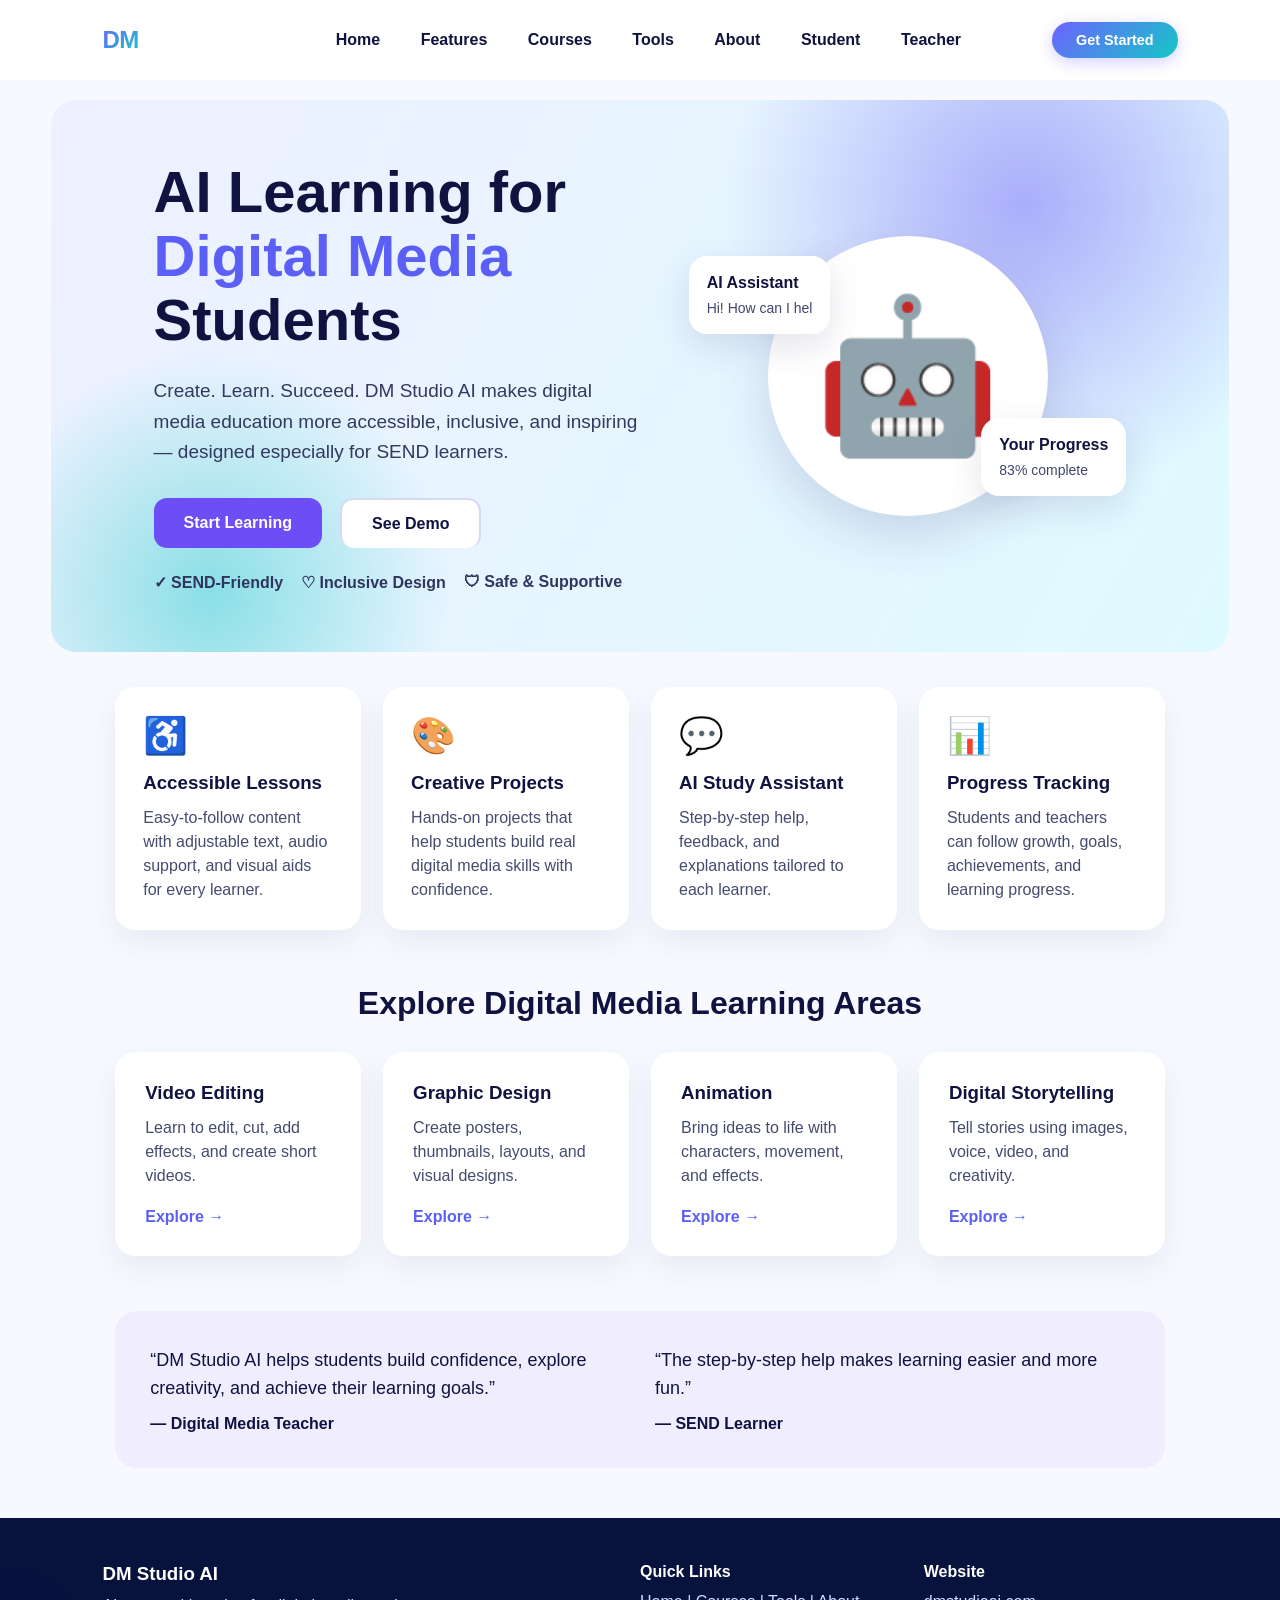
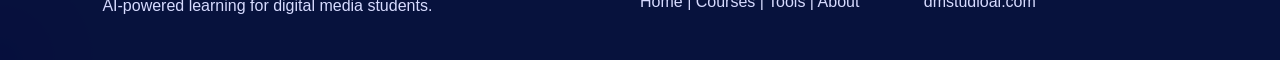
<file: index.html>
<!DOCTYPE html>
<html lang="en">
<head>
    <meta charset="UTF-8">
    <meta name="viewport" content="width=device-width, initial-scale=1.0">
    <title>DM Studio AI</title>

    <!-- Link to CSS -->
    <link rel="stylesheet" href="style.css?v=2">
</head>
<body>

    <!-- Header / Navigation -->
    <header>
        <div class="logo">
            <span>DM</span> Studio AI
        </div>

       <nav>
            <a href="index.html">Home</a>
            <a href="#features">Features</a>
            <a href="courses.html">Courses</a>
            <a href="tools.html">Tools</a>
            <a href="about.html">About</a>
            <a href="student-dashboard.html">Student</a>
            <a href="teacher-dashboard.html">Teacher</a>
        </nav>

        <button class="top-btn">Get Started</button>
    </header>

    <!-- Main Hero Section -->
    <section class="hero">
        <div class="hero-text">
            <h1>AI Learning for <br><span>Digital Media</span> Students</h1>

            <p>
                Create. Learn. Succeed. DM Studio AI makes digital media education
                more accessible, inclusive, and inspiring — designed especially for SEND learners.
            </p>

            <div class="hero-buttons">
                <button class="primary-btn">Start Learning</button>
                <button class="secondary-btn">See Demo</button>
            </div>

            <div class="small-tags">
                <span>✓ SEND-Friendly</span>
                <span>♡ Inclusive Design</span>
                <span>🛡 Safe & Supportive</span>
            </div>
        </div>

        <div class="hero-image">
            <div class="robot">
                🤖
            </div>

            <div class="floating-card card-one">
                <strong>AI Assistant</strong>
                <p>Hi! How can I help you learn today?</p>
            </div>

            <div class="floating-card card-two">
                <strong>Your Progress</strong>
                <p>83% complete</p>
            </div>
        </div>
    </section>

    <!-- Feature Cards -->
    <section class="features" id="features">
        <div class="feature-card">
            <div class="icon">♿</div>
            <h3>Accessible Lessons</h3>
            <p>Easy-to-follow content with adjustable text, audio support, and visual aids for every learner.</p>
        </div>

        <div class="feature-card">
            <div class="icon">🎨</div>
            <h3>Creative Projects</h3>
            <p>Hands-on projects that help students build real digital media skills with confidence.</p>
        </div>

        <div class="feature-card">
            <div class="icon">💬</div>
            <h3>AI Study Assistant</h3>
            <p>Step-by-step help, feedback, and explanations tailored to each learner.</p>
        </div>

        <div class="feature-card">
            <div class="icon">📊</div>
            <h3>Progress Tracking</h3>
            <p>Students and teachers can follow growth, goals, achievements, and learning progress.</p>
        </div>
    </section>

    <!-- Learning Areas -->
    <section class="learning">
        <h2>Explore Digital Media Learning Areas</h2>

        <div class="learning-grid">
            <div class="learning-card">
                <h3>Video Editing</h3>
                <p>Learn to edit, cut, add effects, and create short videos.</p>
                <a href="#">Explore →</a>
            </div>

            <div class="learning-card">
                <h3>Graphic Design</h3>
                <p>Create posters, thumbnails, layouts, and visual designs.</p>
                <a href="#">Explore →</a>
            </div>

            <div class="learning-card">
                <h3>Animation</h3>
                <p>Bring ideas to life with characters, movement, and effects.</p>
                <a href="#">Explore →</a>
            </div>

            <div class="learning-card">
                <h3>Digital Storytelling</h3>
                <p>Tell stories using images, voice, video, and creativity.</p>
                <a href="#">Explore →</a>
            </div>
        </div>
    </section>

    <!-- Testimonials -->
    <section class="testimonial">
        <div>
            <p>
                “DM Studio AI helps students build confidence, explore creativity,
                and achieve their learning goals.”
            </p>
            <strong>— Digital Media Teacher</strong>
        </div>

        <div>
            <p>
                “The step-by-step help makes learning easier and more fun.”
            </p>
            <strong>— SEND Learner</strong>
        </div>
    </section>

    <!-- Footer -->
    <footer>
        <div>
            <h3>DM Studio AI</h3>
            <p>AI-powered learning for digital media students.</p>
        </div>

        <div>
            <h4>Quick Links</h4>
            <p>Home | Courses | Tools | About</p>
        </div>

        <div>
            <h4>Website</h4>
            <p>dmstudioai.com</p>
        </div>
    </footer>

    <!-- Link to JavaScript -->
    <script src="script.js"></script>
</body>
</html>
</file>
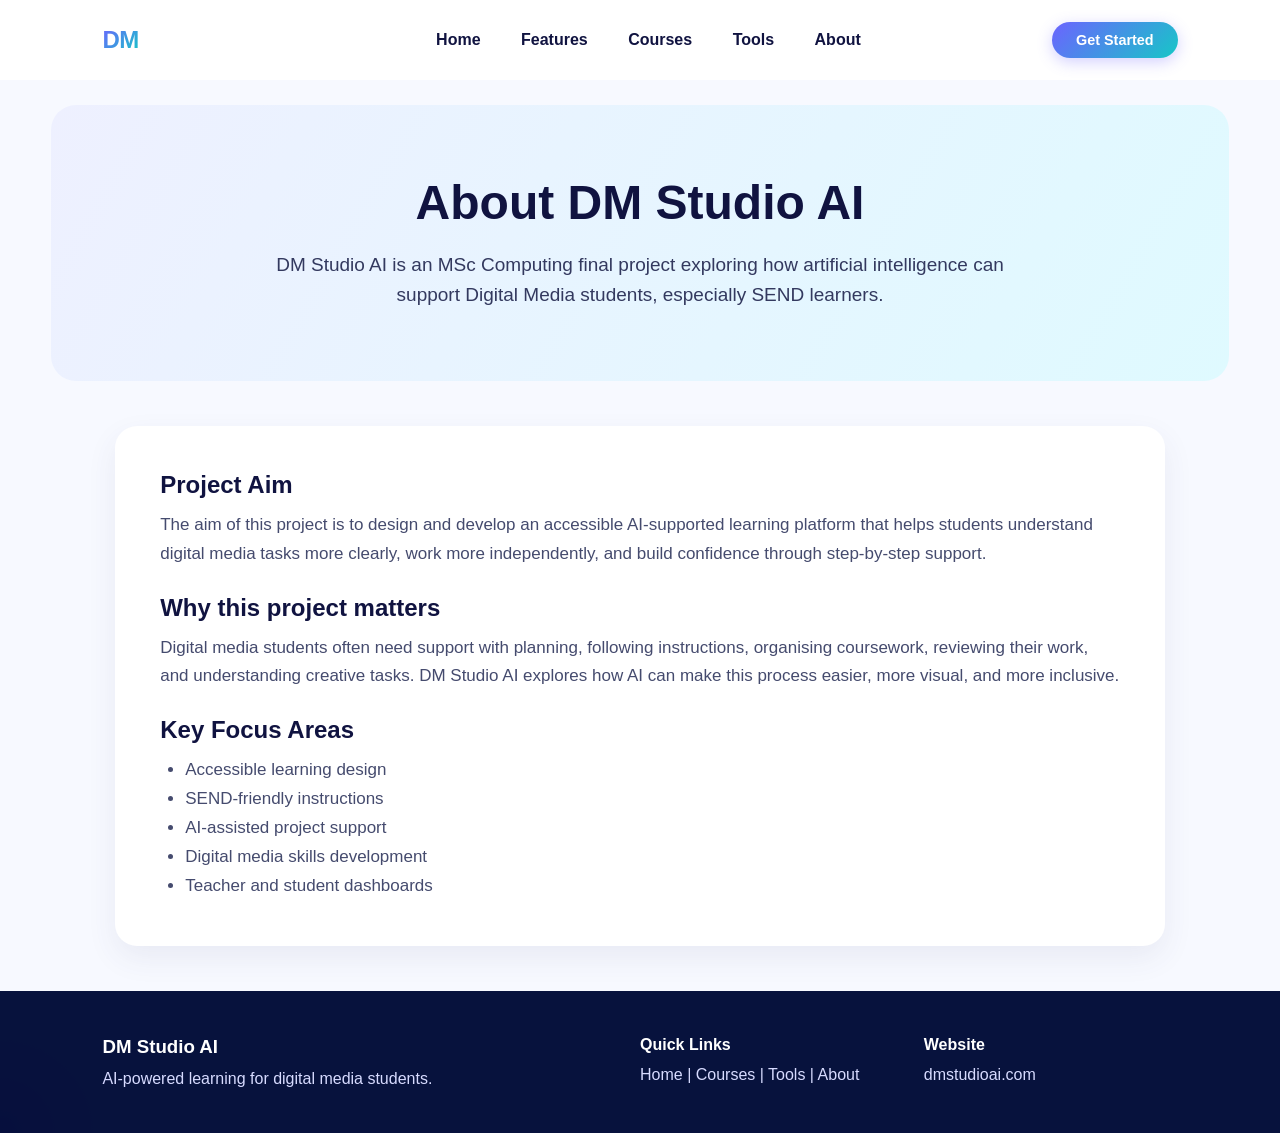
<file: about.html>
<!DOCTYPE html>
<html lang="en">
<head>
    <meta charset="UTF-8">
    <meta name="viewport" content="width=device-width, initial-scale=1.0">
    <title>About | DM Studio AI</title>
    <link rel="stylesheet" href="style.css">
</head>
<body>

<header>
    <div class="logo"><span>DM</span> Studio AI</div>

    <nav>
        <a href="index.html">Home</a>
        <a href="index.html#features">Features</a>
        <a href="courses.html">Courses</a>
        <a href="tools.html">Tools</a>
        <a href="about.html">About</a>
    </nav>

    <button class="top-btn">Get Started</button>
</header>

<section class="page-hero">
    <h1>About DM Studio AI</h1>
    <p>
        DM Studio AI is an MSc Computing final project exploring how artificial intelligence
        can support Digital Media students, especially SEND learners.
    </p>
</section>

<section class="about-section">
    <div class="about-text">
        <h2>Project Aim</h2>
        <p>
            The aim of this project is to design and develop an accessible AI-supported learning
            platform that helps students understand digital media tasks more clearly, work more
            independently, and build confidence through step-by-step support.
        </p>

        <h2>Why this project matters</h2>
        <p>
            Digital media students often need support with planning, following instructions,
            organising coursework, reviewing their work, and understanding creative tasks.
            DM Studio AI explores how AI can make this process easier, more visual, and more inclusive.
        </p>

        <h2>Key Focus Areas</h2>
        <ul>
            <li>Accessible learning design</li>
            <li>SEND-friendly instructions</li>
            <li>AI-assisted project support</li>
            <li>Digital media skills development</li>
            <li>Teacher and student dashboards</li>
        </ul>
    </div>
</section>

<footer>
    <div>
        <h3>DM Studio AI</h3>
        <p>AI-powered learning for digital media students.</p>
    </div>

    <div>
        <h4>Quick Links</h4>
        <p>Home | Courses | Tools | About</p>
    </div>

    <div>
        <h4>Website</h4>
        <p>dmstudioai.com</p>
    </div>
</footer>

<script src="script.js"></script>
</body>
</html>
</file>
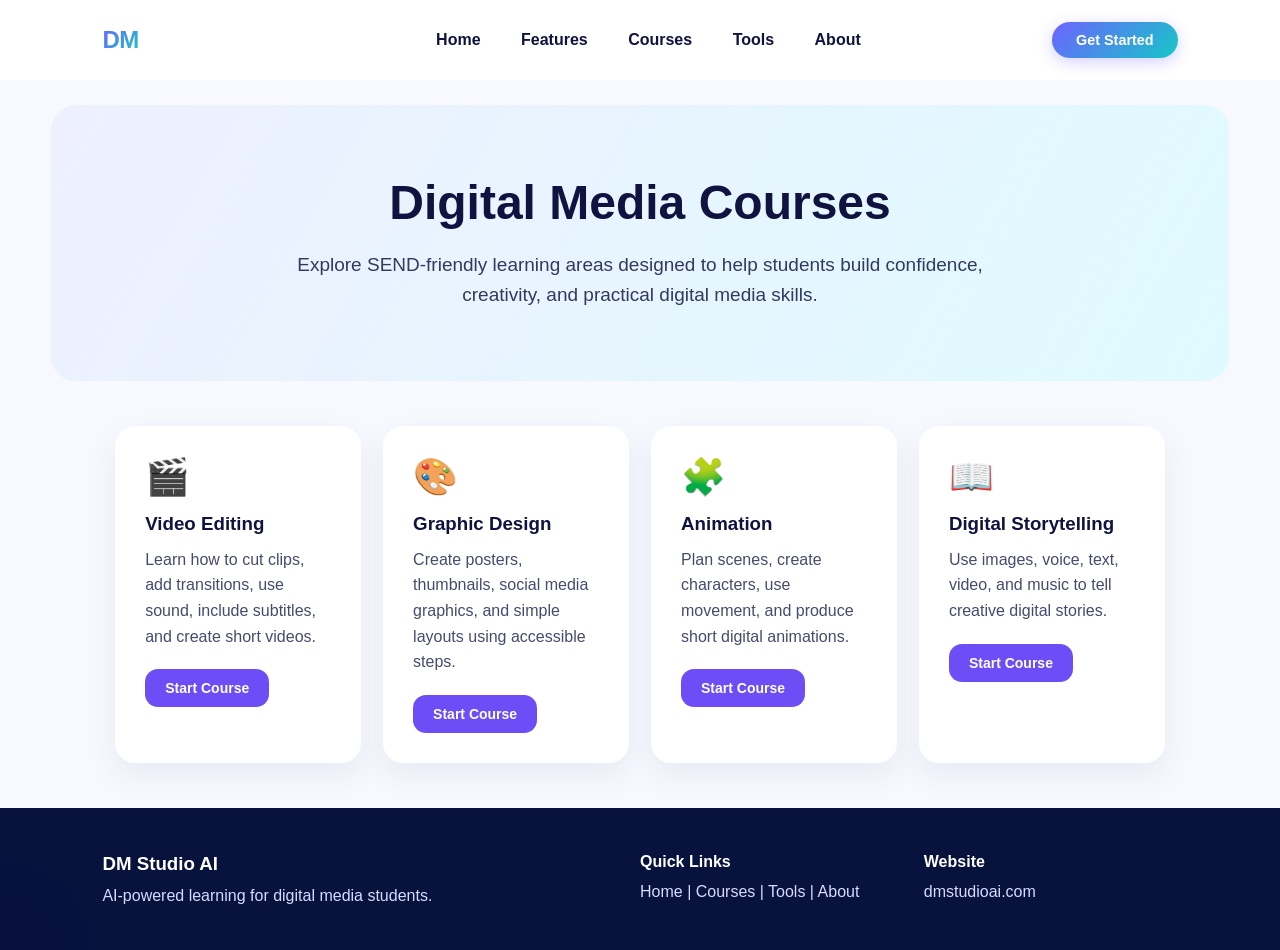
<file: courses.html>
<!DOCTYPE html>
<html lang="en">
<head>
    <meta charset="UTF-8">
    <meta name="viewport" content="width=device-width, initial-scale=1.0">
    <title>Courses | DM Studio AI</title>
    <link rel="stylesheet" href="style.css?v=2">
</head>
<body>

<header>
    <div class="logo"><span>DM</span> Studio AI</div>

    <nav>
        <a href="index.html">Home</a>
        <a href="index.html#features">Features</a>
        <a href="courses.html">Courses</a>
        <a href="tools.html">Tools</a>
        <a href="about.html">About</a>
    </nav>

    <button class="top-btn">Get Started</button>
</header>

<section class="page-hero">
    <h1>Digital Media Courses</h1>
    <p>
        Explore SEND-friendly learning areas designed to help students build confidence,
        creativity, and practical digital media skills.
    </p>
</section>

<section class="page-grid">
    <div class="page-card">
        <div class="icon">🎬</div>
        <h3>Video Editing</h3>
        <p>Learn how to cut clips, add transitions, use sound, include subtitles, and create short videos.</p>
        <button class="primary-btn small-btn">Start Course</button>
    </div>

    <div class="page-card">
        <div class="icon">🎨</div>
        <h3>Graphic Design</h3>
        <p>Create posters, thumbnails, social media graphics, and simple layouts using accessible steps.</p>
        <button class="primary-btn small-btn">Start Course</button>
    </div>

    <div class="page-card">
        <div class="icon">🧩</div>
        <h3>Animation</h3>
        <p>Plan scenes, create characters, use movement, and produce short digital animations.</p>
        <button class="primary-btn small-btn">Start Course</button>
    </div>

    <div class="page-card">
        <div class="icon">📖</div>
        <h3>Digital Storytelling</h3>
        <p>Use images, voice, text, video, and music to tell creative digital stories.</p>
        <button class="primary-btn small-btn">Start Course</button>
    </div>
</section>

<footer>
    <div>
        <h3>DM Studio AI</h3>
        <p>AI-powered learning for digital media students.</p>
    </div>

    <div>
        <h4>Quick Links</h4>
        <p>Home | Courses | Tools | About</p>
    </div>

    <div>
        <h4>Website</h4>
        <p>dmstudioai.com</p>
    </div>
</footer>

<script src="script.js"></script>
</body>
</html>
</file>
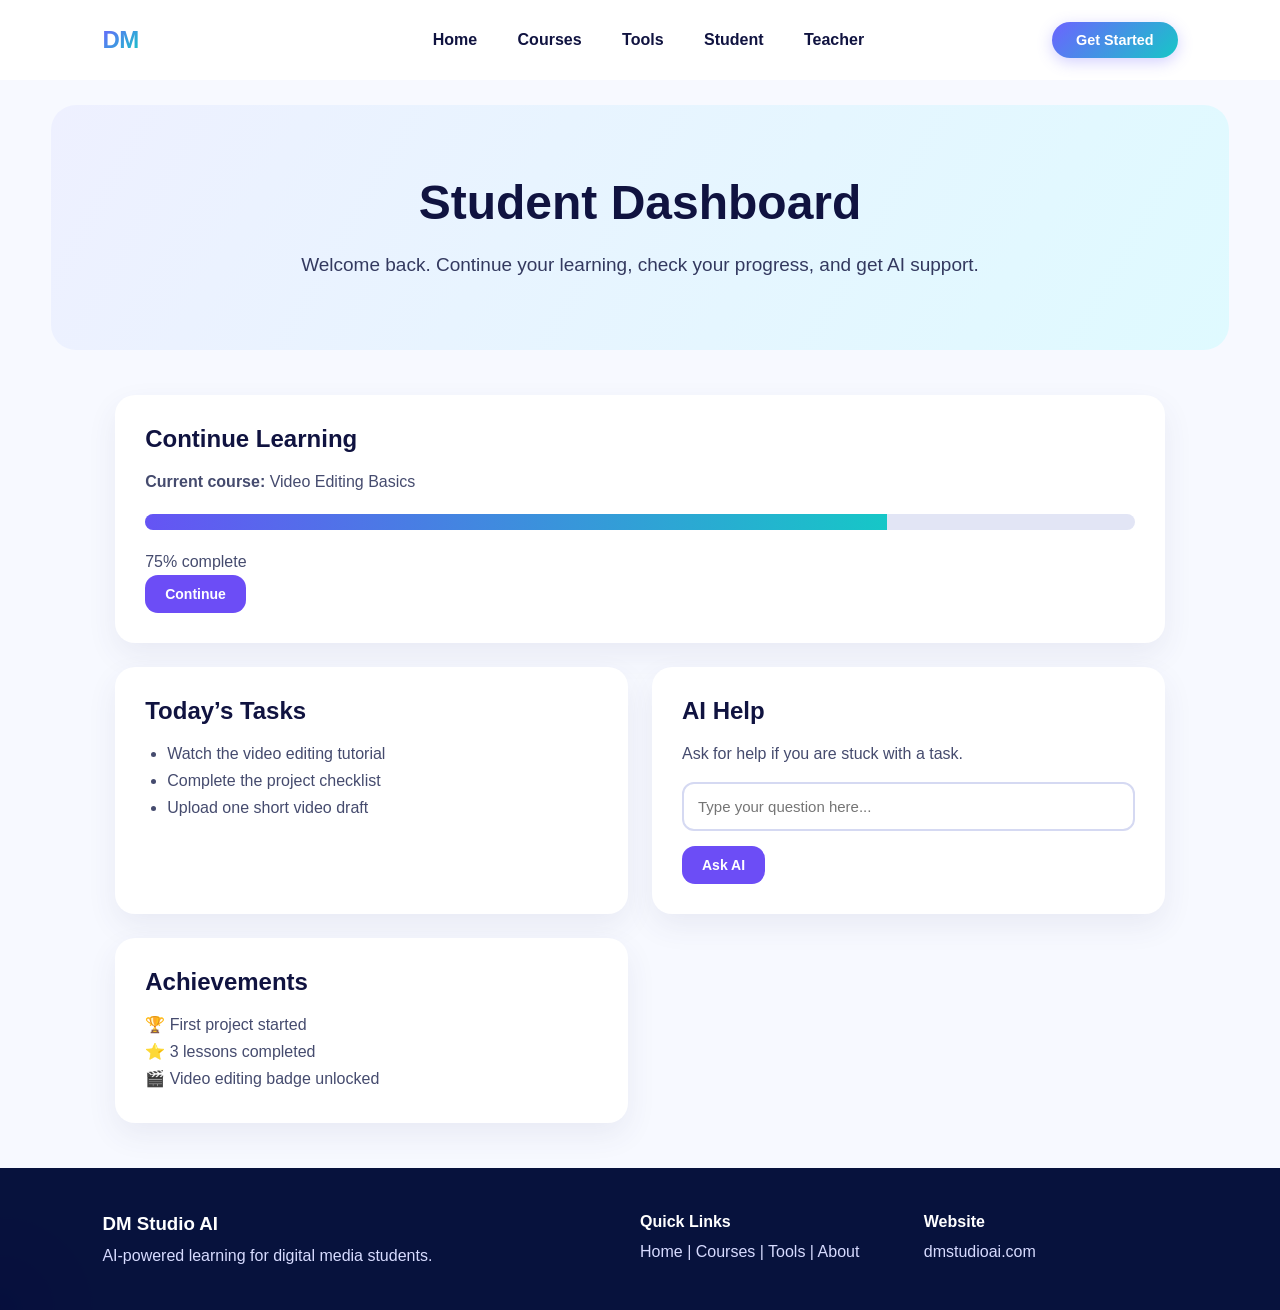
<file: student-dashboard.html>
<!DOCTYPE html>
<html lang="en">
<head>
    <meta charset="UTF-8">
    <meta name="viewport" content="width=device-width, initial-scale=1.0">
    <title>Student Dashboard | DM Studio AI</title>
    <link rel="stylesheet" href="style.css?v=2">
</head>
<body>

<header>
    <div class="logo"><span>DM</span> Studio AI</div>

    <nav>
        <a href="index.html">Home</a>
        <a href="courses.html">Courses</a>
        <a href="tools.html">Tools</a>
        <a href="student-dashboard.html">Student</a>
        <a href="teacher-dashboard.html">Teacher</a>
    </nav>

    <button class="top-btn">Get Started</button>
</header>

<section class="dashboard-hero">
    <h1>Student Dashboard</h1>
    <p>Welcome back. Continue your learning, check your progress, and get AI support.</p>
</section>

<section class="dashboard-layout">
    <div class="dashboard-card large-card">
        <h2>Continue Learning</h2>
        <p><strong>Current course:</strong> Video Editing Basics</p>
        <div class="progress-bar">
            <div class="progress-fill"></div>
        </div>
        <p>75% complete</p>
        <button class="primary-btn small-btn">Continue</button>
    </div>

    <div class="dashboard-card">
        <h2>Today’s Tasks</h2>
        <ul>
            <li>Watch the video editing tutorial</li>
            <li>Complete the project checklist</li>
            <li>Upload one short video draft</li>
        </ul>
    </div>

    <div class="dashboard-card">
        <h2>AI Help</h2>
        <p>Ask for help if you are stuck with a task.</p>
        <input type="text" placeholder="Type your question here...">
        <button class="primary-btn small-btn">Ask AI</button>
    </div>

    <div class="dashboard-card">
        <h2>Achievements</h2>
        <p>🏆 First project started</p>
        <p>⭐ 3 lessons completed</p>
        <p>🎬 Video editing badge unlocked</p>
    </div>
</section>

<footer>
    <div>
        <h3>DM Studio AI</h3>
        <p>AI-powered learning for digital media students.</p>
    </div>

    <div>
        <h4>Quick Links</h4>
        <p>Home | Courses | Tools | About</p>
    </div>

    <div>
        <h4>Website</h4>
        <p>dmstudioai.com</p>
    </div>
</footer>

<script src="script.js"></script>
</body>
</html>
</file>
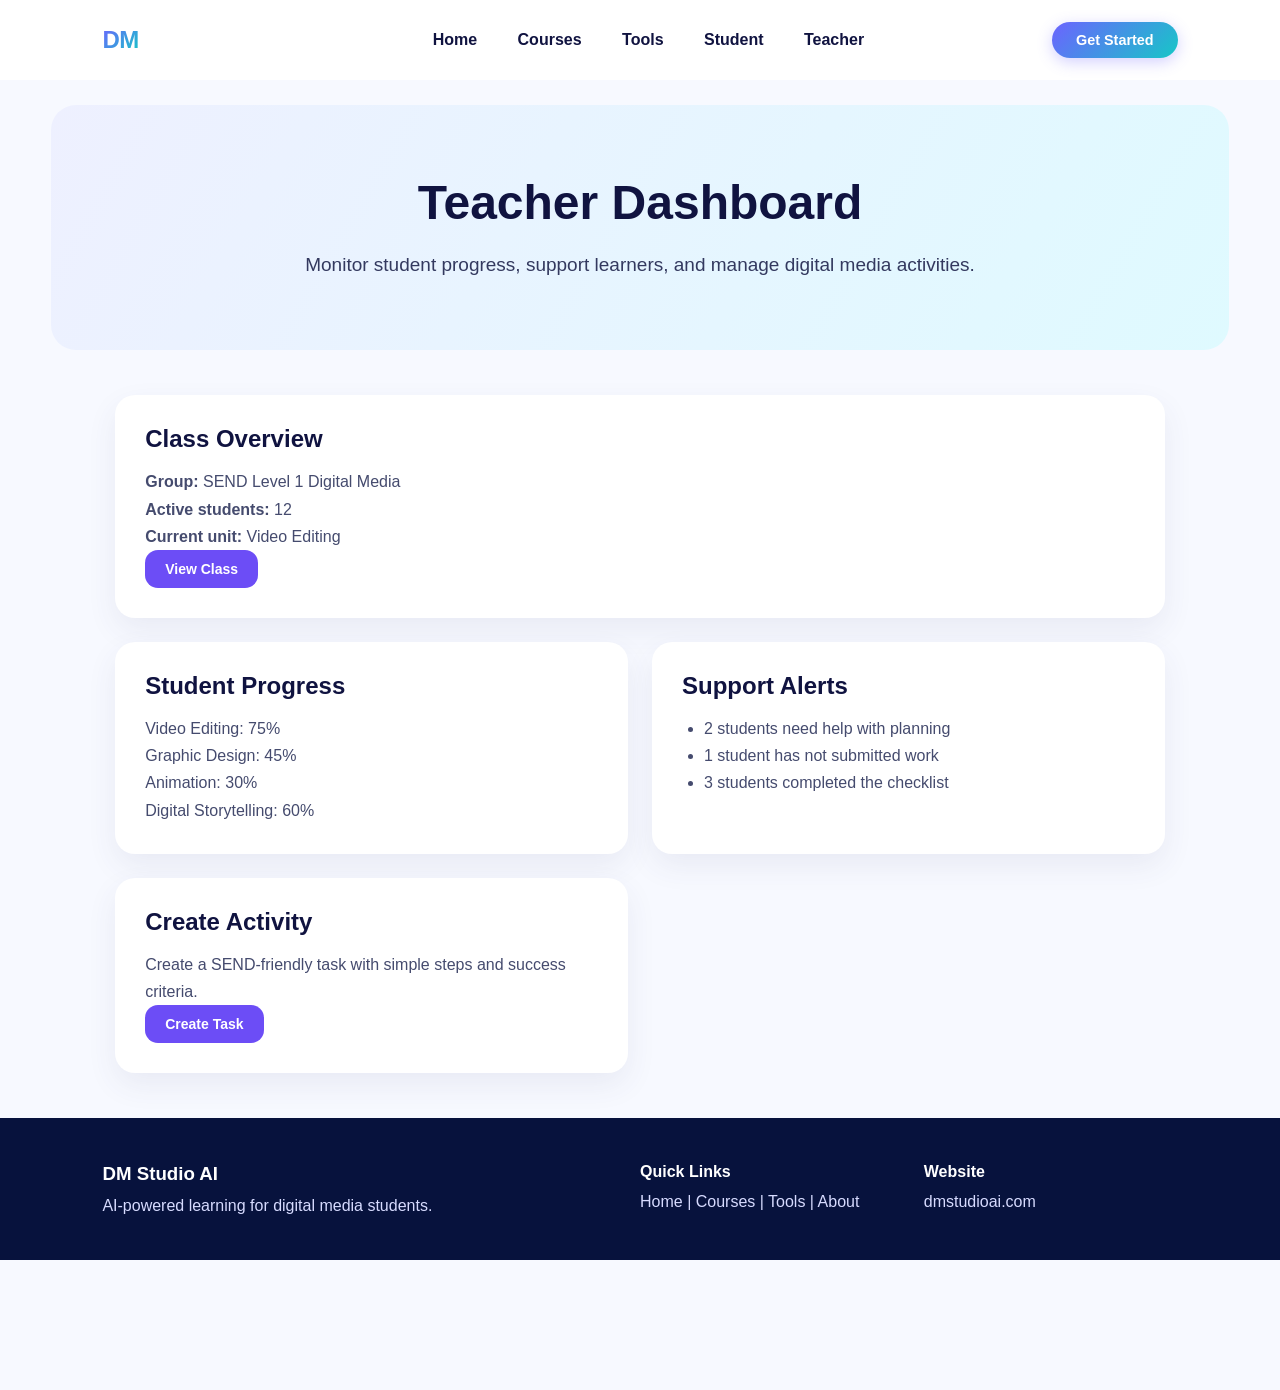
<file: teacher-dashboard.html>
<!DOCTYPE html>
<html lang="en">
<head>
    <meta charset="UTF-8">
    <meta name="viewport" content="width=device-width, initial-scale=1.0">
    <title>Teacher Dashboard | DM Studio AI</title>
    <link rel="stylesheet" href="style.css?v=2">
</head>
<body>

<header>
    <div class="logo"><span>DM</span> Studio AI</div>

    <nav>
        <a href="index.html">Home</a>
        <a href="courses.html">Courses</a>
        <a href="tools.html">Tools</a>
        <a href="student-dashboard.html">Student</a>
        <a href="teacher-dashboard.html">Teacher</a>
    </nav>

    <button class="top-btn">Get Started</button>
</header>

<section class="dashboard-hero">
    <h1>Teacher Dashboard</h1>
    <p>Monitor student progress, support learners, and manage digital media activities.</p>
</section>

<section class="dashboard-layout">
    <div class="dashboard-card large-card">
        <h2>Class Overview</h2>
        <p><strong>Group:</strong> SEND Level 1 Digital Media</p>
        <p><strong>Active students:</strong> 12</p>
        <p><strong>Current unit:</strong> Video Editing</p>
        <button class="primary-btn small-btn">View Class</button>
    </div>

    <div class="dashboard-card">
        <h2>Student Progress</h2>
        <p>Video Editing: 75%</p>
        <p>Graphic Design: 45%</p>
        <p>Animation: 30%</p>
        <p>Digital Storytelling: 60%</p>
    </div>

    <div class="dashboard-card">
        <h2>Support Alerts</h2>
        <ul>
            <li>2 students need help with planning</li>
            <li>1 student has not submitted work</li>
            <li>3 students completed the checklist</li>
        </ul>
    </div>

    <div class="dashboard-card">
        <h2>Create Activity</h2>
        <p>Create a SEND-friendly task with simple steps and success criteria.</p>
        <button class="primary-btn small-btn">Create Task</button>
    </div>
</section>

<footer>
    <div>
        <h3>DM Studio AI</h3>
        <p>AI-powered learning for digital media students.</p>
    </div>

    <div>
        <h4>Quick Links</h4>
        <p>Home | Courses | Tools | About</p>
    </div>

    <div>
        <h4>Website</h4>
        <p>dmstudioai.com</p>
    </div>
</footer>

<script src="script.js"></script>
</body>
</html>
</file>
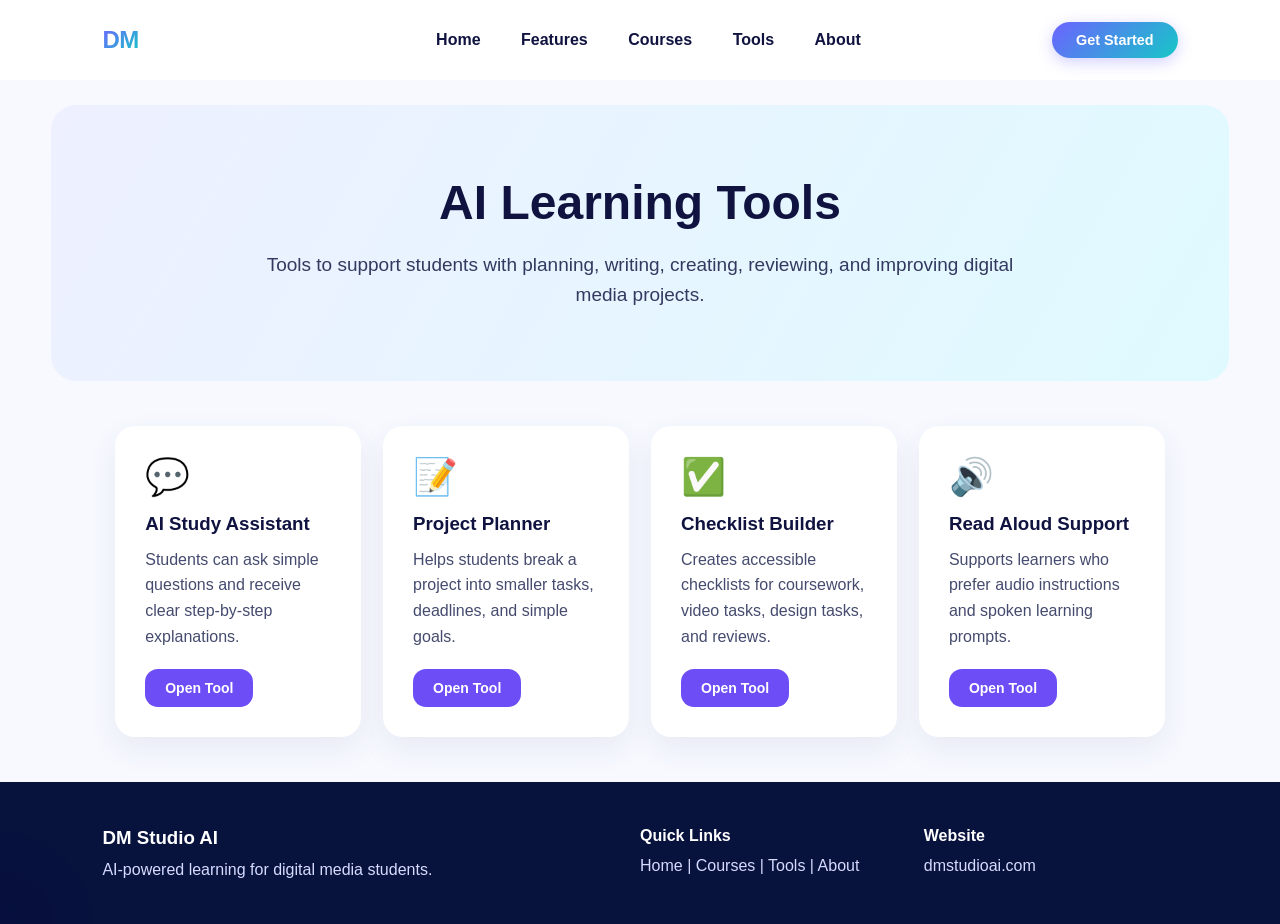
<file: tools.html>
<!DOCTYPE html>
<html lang="en">
<head>
    <meta charset="UTF-8">
    <meta name="viewport" content="width=device-width, initial-scale=1.0">
    <title>Tools | DM Studio AI</title>
    <link rel="stylesheet" href="style.css?v=2">
</head>
<body>

<header>
    <div class="logo"><span>DM</span> Studio AI</div>

    <nav>
        <a href="index.html">Home</a>
        <a href="index.html#features">Features</a>
        <a href="courses.html">Courses</a>
        <a href="tools.html">Tools</a>
        <a href="about.html">About</a>
    </nav>

    <button class="top-btn">Get Started</button>
</header>

<section class="page-hero">
    <h1>AI Learning Tools</h1>
    <p>
        Tools to support students with planning, writing, creating, reviewing,
        and improving digital media projects.
    </p>
</section>

<section class="page-grid">
    <div class="page-card">
        <div class="icon">💬</div>
        <h3>AI Study Assistant</h3>
        <p>Students can ask simple questions and receive clear step-by-step explanations.</p>
        <button class="primary-btn small-btn">Open Tool</button>
    </div>

    <div class="page-card">
        <div class="icon">📝</div>
        <h3>Project Planner</h3>
        <p>Helps students break a project into smaller tasks, deadlines, and simple goals.</p>
        <button class="primary-btn small-btn">Open Tool</button>
    </div>

    <div class="page-card">
        <div class="icon">✅</div>
        <h3>Checklist Builder</h3>
        <p>Creates accessible checklists for coursework, video tasks, design tasks, and reviews.</p>
        <button class="primary-btn small-btn">Open Tool</button>
    </div>

    <div class="page-card">
        <div class="icon">🔊</div>
        <h3>Read Aloud Support</h3>
        <p>Supports learners who prefer audio instructions and spoken learning prompts.</p>
        <button class="primary-btn small-btn">Open Tool</button>
    </div>
</section>

<footer>
    <div>
        <h3>DM Studio AI</h3>
        <p>AI-powered learning for digital media students.</p>
    </div>

    <div>
        <h4>Quick Links</h4>
        <p>Home | Courses | Tools | About</p>
    </div>

    <div>
        <h4>Website</h4>
        <p>dmstudioai.com</p>
    </div>
</footer>

<script src="script.js"></script>
</body>
</html>
</file>
<file: style.css>
/* General page settings */
* {
    margin: 0;
    padding: 0;
    box-sizing: border-box;
}

body {
    font-family: Arial, Helvetica, sans-serif;
    background: #f7f9ff;
    color: #101340;
}

/* Header */
header {
    width: 100%;
    padding: 22px 8%;
    display: flex;
    justify-content: space-between;
    align-items: center;
    background: white;
}

.logo {
    font-size: 26px;
    font-weight: bold;
    color: #101340;
}

.logo span {
    color: #5b5ff5;
}

nav a {
    text-decoration: none;
    color: #101340;
    margin: 0 18px;
    font-weight: 600;
}

nav a:hover {
    color: #5b5ff5;
}

.top-btn {
    background: linear-gradient(90deg, #6554f4, #16c7c7);
    color: white;
    border: none;
    padding: 12px 22px;
    border-radius: 12px;
    font-weight: bold;
    cursor: pointer;
}

/* Hero Section */
.hero {
    margin: 20px auto;
    width: 92%;
    min-height: 470px;
    background: linear-gradient(120deg, #eef0ff, #dffaff);
    border-radius: 25px;
    display: flex;
    align-items: center;
    justify-content: space-between;
    padding: 60px 8%;
    position: relative;
    overflow: hidden;
}

.hero-text {
    width: 50%;
}

.hero-text h1 {
    font-size: 58px;
    line-height: 1.1;
    margin-bottom: 25px;
}

.hero-text h1 span {
    color: #5b5ff5;
}

.hero-text p {
    font-size: 19px;
    line-height: 1.6;
    margin-bottom: 30px;
    color: #33395f;
}

.hero-buttons {
    display: flex;
    gap: 18px;
    margin-bottom: 25px;
}

.primary-btn,
.secondary-btn {
    padding: 15px 30px;
    border-radius: 13px;
    font-size: 16px;
    font-weight: bold;
    cursor: pointer;
}

.primary-btn {
    background: #6c4df6;
    color: white;
    border: none;
}

.secondary-btn {
    background: white;
    color: #101340;
    border: 2px solid #d5d9f2;
}

.small-tags {
    display: flex;
    flex-wrap: wrap;
    gap: 18px;
    font-weight: bold;
    color: #30345f;
}

/* Hero Robot Area */
.hero-image {
    width: 45%;
    position: relative;
    display: flex;
    justify-content: center;
    align-items: center;
}

.robot {
    width: 280px;
    height: 280px;
    background: white;
    border-radius: 50%;
    font-size: 150px;
    display: flex;
    justify-content: center;
    align-items: center;
    box-shadow: 0 20px 50px rgba(60, 60, 120, 0.18);
}

.floating-card {
    position: absolute;
    background: white;
    padding: 18px;
    border-radius: 18px;
    box-shadow: 0 12px 35px rgba(70, 70, 120, 0.15);
    max-width: 220px;
}

.floating-card p {
    margin-top: 8px;
    font-size: 14px;
    color: #41466e;
}

.card-one {
    top: 20px;
    left: 0;
}

.card-two {
    bottom: 20px;
    right: 0;
}

/* Features */
.features {
    width: 82%;
    margin: 35px auto;
    display: grid;
    grid-template-columns: repeat(4, 1fr);
    gap: 22px;
}

.feature-card {
    background: white;
    padding: 28px;
    border-radius: 20px;
    box-shadow: 0 12px 30px rgba(60, 60, 120, 0.08);
}

.icon {
    font-size: 36px;
    margin-bottom: 15px;
}

.feature-card h3 {
    margin-bottom: 12px;
}

.feature-card p {
    color: #454b6e;
    line-height: 1.5;
}

/* Learning Areas */
.learning {
    width: 82%;
    margin: 55px auto;
    text-align: center;
}

.learning h2 {
    font-size: 32px;
    margin-bottom: 30px;
}

.learning-grid {
    display: grid;
    grid-template-columns: repeat(4, 1fr);
    gap: 22px;
}

.learning-card {
    background: white;
    padding: 30px;
    border-radius: 20px;
    text-align: left;
    box-shadow: 0 12px 30px rgba(60, 60, 120, 0.08);
}

.learning-card h3 {
    margin-bottom: 12px;
    color: #101340;
}

.learning-card p {
    color: #454b6e;
    margin-bottom: 20px;
    line-height: 1.5;
}

.learning-card a {
    text-decoration: none;
    color: #5b5ff5;
    font-weight: bold;
}

/* Testimonial */
.testimonial {
    width: 82%;
    margin: 50px auto;
    background: #f0edff;
    padding: 35px;
    border-radius: 22px;
    display: grid;
    grid-template-columns: 1fr 1fr;
    gap: 30px;
}

.testimonial p {
    font-size: 18px;
    line-height: 1.6;
    margin-bottom: 12px;
}

/* Footer */
footer {
    background: #07123d;
    color: white;
    padding: 45px 8%;
    display: grid;
    grid-template-columns: 2fr 1fr 1fr;
    gap: 30px;
}

footer h3,
footer h4 {
    margin-bottom: 12px;
}

footer p {
    color: #d7dbff;
}

/* Responsive design for smaller screens */
@media (max-width: 900px) {
    header {
        flex-direction: column;
        gap: 18px;
    }

    nav {
        display: flex;
        flex-wrap: wrap;
        justify-content: center;
    }

    .hero {
        flex-direction: column;
        text-align: center;
    }

    .hero-text,
    .hero-image {
        width: 100%;
    }

    .hero-text h1 {
        font-size: 40px;
    }

    .hero-buttons,
    .small-tags {
        justify-content: center;
    }

    .features,
    .learning-grid,
    .testimonial,
    footer {
        grid-template-columns: 1fr;
    }
}

/* General page hero for extra pages */
.page-hero,
.dashboard-hero {
    width: 92%;
    margin: 25px auto;
    padding: 70px 8%;
    background: linear-gradient(120deg, #eef0ff, #dffaff);
    border-radius: 25px;
    text-align: center;
}

.page-hero h1,
.dashboard-hero h1 {
    font-size: 48px;
    margin-bottom: 20px;
    color: #101340;
}

.page-hero p,
.dashboard-hero p {
    max-width: 760px;
    margin: 0 auto;
    font-size: 19px;
    line-height: 1.6;
    color: #33395f;
}

/* Page cards */
.page-grid {
    width: 82%;
    margin: 45px auto;
    display: grid;
    grid-template-columns: repeat(4, 1fr);
    gap: 22px;
}

.page-card {
    background: white;
    padding: 30px;
    border-radius: 20px;
    box-shadow: 0 12px 30px rgba(60, 60, 120, 0.08);
}

.page-card h3 {
    margin-bottom: 12px;
    color: #101340;
}

.page-card p {
    color: #454b6e;
    line-height: 1.6;
    margin-bottom: 20px;
}

.small-btn {
    padding: 11px 20px;
    font-size: 14px;
}

/* About page */
.about-section {
    width: 82%;
    margin: 45px auto;
    background: white;
    padding: 45px;
    border-radius: 22px;
    box-shadow: 0 12px 30px rgba(60, 60, 120, 0.08);
}

.about-text h2 {
    margin-top: 25px;
    margin-bottom: 12px;
    color: #101340;
}

.about-text h2:first-child {
    margin-top: 0;
}

.about-text p,
.about-text li {
    font-size: 17px;
    color: #454b6e;
    line-height: 1.7;
}

.about-text ul {
    margin-left: 25px;
    margin-top: 12px;
}

/* Dashboards */
.dashboard-layout {
    width: 82%;
    margin: 45px auto;
    display: grid;
    grid-template-columns: repeat(2, 1fr);
    gap: 24px;
}

.dashboard-card {
    background: white;
    padding: 30px;
    border-radius: 20px;
    box-shadow: 0 12px 30px rgba(60, 60, 120, 0.08);
}

.dashboard-card h2 {
    margin-bottom: 15px;
    color: #101340;
}

.dashboard-card p,
.dashboard-card li {
    color: #454b6e;
    line-height: 1.7;
}

.dashboard-card ul {
    margin-left: 22px;
}

.large-card {
    grid-column: span 2;
}

.progress-bar {
    width: 100%;
    height: 16px;
    background: #e2e5f5;
    border-radius: 20px;
    margin: 18px 0;
    overflow: hidden;
}

.progress-fill {
    width: 75%;
    height: 100%;
    background: linear-gradient(90deg, #6554f4, #16c7c7);
}

.dashboard-card input {
    width: 100%;
    padding: 14px;
    border: 2px solid #d5d9f2;
    border-radius: 12px;
    margin: 15px 0;
    font-size: 15px;
}

/* Responsive pages */
@media (max-width: 900px) {
    .page-grid,
    .dashboard-layout {
        grid-template-columns: 1fr;
    }

    .large-card {
        grid-column: span 1;
    }

    .page-hero h1,
    .dashboard-hero h1 {
        font-size: 36px;
    }
}
footer a {
    color: #d7dbff;
    text-decoration: none;
}

footer a:hover {
    color: white;
}

/* Futuristic animations */

/* Smooth page loading */
body {
    animation: pageFadeIn 0.8s ease-in-out;
}

@keyframes pageFadeIn {
    from {
        opacity: 0;
        transform: translateY(8px);
    }

    to {
        opacity: 1;
        transform: translateY(0);
    }
}

/* Hero floating animation */
.hero-image {
    animation: floatHero 5s ease-in-out infinite;
}

@keyframes floatHero {
    0% {
        transform: translateY(0);
    }

    50% {
        transform: translateY(-12px);
    }

    100% {
        transform: translateY(0);
    }
}

/* Robot glow */
.robot {
    position: relative;
    animation: robotPulse 3s ease-in-out infinite;
}

@keyframes robotPulse {
    0% {
        box-shadow: 0 20px 50px rgba(60, 60, 120, 0.18);
    }

    50% {
        box-shadow: 0 25px 70px rgba(101, 84, 244, 0.35);
    }

    100% {
        box-shadow: 0 20px 50px rgba(60, 60, 120, 0.18);
    }
}

/* Floating AI cards */
.floating-card {
    animation: floatingCard 4s ease-in-out infinite;
}

.card-two {
    animation-delay: 1.2s;
}

@keyframes floatingCard {
    0% {
        transform: translateY(0);
    }

    50% {
        transform: translateY(-10px);
    }

    100% {
        transform: translateY(0);
    }
}

/* Scroll reveal */
.reveal {
    opacity: 0;
    transform: translateY(35px);
    transition: all 0.8s ease;
}

.reveal.show {
    opacity: 1;
    transform: translateY(0);
}

/* Card hover effect */
.feature-card,
.learning-card,
.page-card,
.dashboard-card {
    transition: transform 0.3s ease, box-shadow 0.3s ease;
}

.feature-card:hover,
.learning-card:hover,
.page-card:hover,
.dashboard-card:hover {
    transform: translateY(-8px);
    box-shadow: 0 20px 45px rgba(60, 60, 120, 0.16);
}

/* Futuristic mouse glow */
.mouse-glow {
    position: fixed;
    width: 180px;
    height: 180px;
    background: radial-gradient(circle, rgba(101, 84, 244, 0.18), transparent 70%);
    pointer-events: none;
    transform: translate(-50%, -50%);
    z-index: 0;
    transition: top 0.08s ease, left 0.08s ease;
}

header,
main,
.hero,
.features,
.learning,
.testimonial,
footer,
.page-hero,
.dashboard-hero,
.page-grid,
.dashboard-layout {
    position: relative;
    z-index: 1;
}

/* Active navigation link */
nav a.active-link {
    color: #5b5ff5;
    border-bottom: 3px solid #5b5ff5;
    padding-bottom: 6px;
}

/* Animated progress bar */
.progress-fill {
    transition: width 1.4s ease-in-out;
}

/* Futuristic button glow */
.primary-btn,
.top-btn {
    transition: transform 0.3s ease, box-shadow 0.3s ease;
}

.primary-btn:hover,
.top-btn:hover {
    transform: translateY(-3px);
    box-shadow: 0 12px 25px rgba(101, 84, 244, 0.35);
}

/* Respect users who prefer reduced motion */
@media (prefers-reduced-motion: reduce) {
    *,
    *::before,
    *::after {
        animation: none !important;
        transition: none !important;
    }
}

/* Stronger futuristic visual effects */

.hero {
    position: relative;
    overflow: hidden;
}

.hero::before {
    content: "";
    position: absolute;
    width: 420px;
    height: 420px;
    background: radial-gradient(circle, rgba(101, 84, 244, 0.22), transparent 70%);
    top: -120px;
    right: 180px;
    border-radius: 50%;
    animation: orbitGlow 7s ease-in-out infinite;
}

.hero::after {
    content: "";
    position: absolute;
    width: 320px;
    height: 320px;
    background: radial-gradient(circle, rgba(22, 199, 199, 0.22), transparent 70%);
    bottom: -90px;
    left: 120px;
    border-radius: 50%;
    animation: orbitGlowTwo 8s ease-in-out infinite;
}

@keyframes orbitGlow {
    0% {
        transform: translate(0, 0) scale(1);
        opacity: 0.6;
    }

    50% {
        transform: translate(-40px, 40px) scale(1.15);
        opacity: 1;
    }

    100% {
        transform: translate(0, 0) scale(1);
        opacity: 0.6;
    }
}

@keyframes orbitGlowTwo {
    0% {
        transform: translate(0, 0) scale(1);
        opacity: 0.5;
    }

    50% {
        transform: translate(50px, -30px) scale(1.2);
        opacity: 0.9;
    }

    100% {
        transform: translate(0, 0) scale(1);
        opacity: 0.5;
    }
}

.robot {
    animation: robotFloatStrong 3.5s ease-in-out infinite, robotPulse 3s ease-in-out infinite;
}

@keyframes robotFloatStrong {
    0% {
        transform: translateY(0) rotate(0deg);
    }

    50% {
        transform: translateY(-18px) rotate(2deg);
    }

    100% {
        transform: translateY(0) rotate(0deg);
    }
}

.floating-card {
    animation: cardFloatStrong 3.5s ease-in-out infinite;
}

@keyframes cardFloatStrong {
    0% {
        transform: translateY(0) scale(1);
    }

    50% {
        transform: translateY(-16px) scale(1.03);
    }

    100% {
        transform: translateY(0) scale(1);
    }
}

.feature-card:hover,
.learning-card:hover,
.page-card:hover,
.dashboard-card:hover {
    transform: translateY(-12px) scale(1.02);
    box-shadow: 0 25px 55px rgba(101, 84, 244, 0.22);
}

/* VERY VISIBLE FUTURISTIC ANIMATIONS */

/* Neon animated background in hero */
.hero {
    position: relative;
    overflow: hidden;
}

.hero::before {
    content: "";
    position: absolute;
    width: 650px;
    height: 650px;
    top: -220px;
    right: -120px;
    background: radial-gradient(circle, rgba(101, 84, 244, 0.45), transparent 65%);
    border-radius: 50%;
    animation: neonPulseOne 4s ease-in-out infinite;
    z-index: 0;
}

.hero::after {
    content: "";
    position: absolute;
    width: 520px;
    height: 520px;
    bottom: -200px;
    left: -100px;
    background: radial-gradient(circle, rgba(22, 199, 199, 0.45), transparent 65%);
    border-radius: 50%;
    animation: neonPulseTwo 5s ease-in-out infinite;
    z-index: 0;
}

.hero-text,
.hero-image {
    position: relative;
    z-index: 2;
}

@keyframes neonPulseOne {
    0% {
        transform: translate(0, 0) scale(1);
        opacity: 0.4;
    }

    50% {
        transform: translate(-80px, 80px) scale(1.25);
        opacity: 1;
    }

    100% {
        transform: translate(0, 0) scale(1);
        opacity: 0.4;
    }
}

@keyframes neonPulseTwo {
    0% {
        transform: translate(0, 0) scale(1);
        opacity: 0.4;
    }

    50% {
        transform: translate(100px, -70px) scale(1.25);
        opacity: 1;
    }

    100% {
        transform: translate(0, 0) scale(1);
        opacity: 0.4;
    }
}

/* Make robot movement more visible */
.robot {
    animation: robotBounce 2.5s ease-in-out infinite, robotNeonGlow 2.5s ease-in-out infinite !important;
}

@keyframes robotBounce {
    0% {
        transform: translateY(0) rotate(0deg);
    }

    50% {
        transform: translateY(-30px) rotate(4deg);
    }

    100% {
        transform: translateY(0) rotate(0deg);
    }
}

@keyframes robotNeonGlow {
    0% {
        box-shadow: 0 20px 50px rgba(60, 60, 120, 0.18);
    }

    50% {
        box-shadow: 0 25px 90px rgba(101, 84, 244, 0.75);
    }

    100% {
        box-shadow: 0 20px 50px rgba(60, 60, 120, 0.18);
    }
}

/* Floating AI cards */
.floating-card {
    animation: floatingStrong 2.8s ease-in-out infinite !important;
}

.card-two {
    animation-delay: 1s !important;
}

@keyframes floatingStrong {
    0% {
        transform: translateY(0) scale(1);
    }

    50% {
        transform: translateY(-25px) scale(1.06);
    }

    100% {
        transform: translateY(0) scale(1);
    }
}

/* Make buttons clearly animated */
.primary-btn,
.top-btn {
    background-size: 250% 250%;
    animation: buttonMove 2.5s ease infinite;
}

@keyframes buttonMove {
    0% {
        background-position: left center;
    }

    50% {
        background-position: right center;
    }

    100% {
        background-position: left center;
    }
}

/* Make mouse glow visible above the page */
.mouse-glow {
    position: fixed;
    width: 260px;
    height: 260px;
    background: radial-gradient(circle, rgba(101, 84, 244, 0.28), transparent 70%);
    pointer-events: none;
    transform: translate(-50%, -50%);
    z-index: 9999;
    transition: top 0.08s ease, left 0.08s ease;
    mix-blend-mode: multiply;
}

/* Strong card hover */
.feature-card:hover,
.learning-card:hover,
.page-card:hover,
.dashboard-card:hover {
    transform: translateY(-18px) scale(1.04);
    box-shadow: 0 30px 70px rgba(101, 84, 244, 0.35);
}

.auth-form {
    display: flex;
    flex-direction: column;
    gap: 14px;
}

.auth-form label {
    font-weight: bold;
    color: #101340;
}

.auth-form input,
.auth-form select {
    padding: 14px;
    border: 2px solid #d5d9f2;
    border-radius: 12px;
    font-size: 16px;
}

.auth-form button {
    margin-top: 10px;
}

.table-wrapper {
    overflow-x: auto;
}

.admin-table {
    width: 100%;
    border-collapse: collapse;
    margin-top: 20px;
}

.admin-table th,
.admin-table td {
    padding: 14px;
    border-bottom: 1px solid #d5d9f2;
    text-align: left;
}

.admin-table th {
    background: #f0f3ff;
    color: #101340;
}

.inline-form {
    display: flex;
    gap: 10px;
    align-items: center;
}

.inline-form select {
    padding: 10px;
    border: 2px solid #d5d9f2;
    border-radius: 10px;
}

.status-badge {
    padding: 6px 12px;
    border-radius: 999px;
    font-weight: bold;
    font-size: 13px;
}

.status-pending {
    background: #fff3cd;
    color: #856404;
}

.status-approved {
    background: #d4edda;
    color: #155724;
}

.status-blocked {
    background: #f8d7da;
    color: #721c24;
}

.success-message {
    background: #d4edda;
    color: #155724;
    padding: 14px;
    border-radius: 12px;
    margin-bottom: 20px;
}

.auth-box {
    max-width: 620px;
}

.error-message,
.warning-message,
.success-message {
    padding: 16px 18px;
    border-radius: 14px;
    margin-bottom: 22px;
    font-weight: 600;
    line-height: 1.5;
}

.error-message {
    background: #ffe3e3;
    color: #8a1f1f;
    border: 1px solid #ffb3b3;
}

.warning-message {
    background: #fff3cd;
    color: #856404;
    border: 1px solid #ffe08a;
}

.success-message {
    background: #d4edda;
    color: #155724;
    border: 1px solid #a8d8b2;
}

.auth-link {
    margin-top: 20px;
    color: #454b6e;
}

.auth-link a {
    color: #5b5ff5;
    font-weight: bold;
    text-decoration: none;
}

/* User Management Page */

.admin-panel {
    width: 82%;
    margin: 45px auto;
    background: white;
    padding: 35px;
    border-radius: 22px;
    box-shadow: 0 12px 30px rgba(60, 60, 120, 0.08);
}

.admin-top {
    display: flex;
    justify-content: space-between;
    align-items: center;
    gap: 25px;
    margin-bottom: 25px;
}

.admin-top h2 {
    font-size: 28px;
    margin-bottom: 8px;
    color: #101340;
}

.admin-top p {
    color: #454b6e;
    line-height: 1.5;
}

.table-wrapper {
    width: 100%;
    overflow-x: auto;
}

.admin-table {
    width: 100%;
    border-collapse: collapse;
    min-width: 950px;
}

.admin-table th {
    background: #f0f3ff;
    color: #101340;
    padding: 16px;
    text-align: left;
    font-size: 15px;
}

.admin-table td {
    padding: 16px;
    border-bottom: 1px solid #e1e5f5;
    color: #30345f;
    vertical-align: middle;
}

.admin-table tr:hover {
    background: #f8f9ff;
}

.inline-form {
    display: flex;
    align-items: center;
    gap: 10px;
}

.inline-form select {
    padding: 10px 12px;
    border: 2px solid #d5d9f2;
    border-radius: 10px;
    background: white;
    color: #101340;
    font-weight: 600;
}

.status-badge,
.role-badge {
    display: inline-block;
    padding: 7px 13px;
    border-radius: 999px;
    font-size: 13px;
    font-weight: bold;
}

.status-pending {
    background: #fff3cd;
    color: #856404;
}

.status-approved {
    background: #d4edda;
    color: #155724;
}

.status-blocked {
    background: #f8d7da;
    color: #721c24;
}

.role-student {
    background: #e7f0ff;
    color: #1f4f9f;
}

.role-teacher {
    background: #e9ddff;
    color: #4c2b8a;
}

.role-manager {
    background: #dff9f6;
    color: #0f766e;
}

.role-owner {
    background: #ffe4d6;
    color: #9a3412;
}

.danger-btn {
    background: #dc3545;
    color: white;
    border: none;
    padding: 11px 18px;
    border-radius: 12px;
    font-weight: bold;
    cursor: pointer;
}

.danger-btn:hover {
    background: #bb2d3b;
}

.muted-text {
    color: #7b819f;
    font-size: 14px;
}

.empty-state {
    background: #f8f9ff;
    padding: 30px;
    border-radius: 18px;
    text-align: center;
}

.empty-state h3 {
    margin-bottom: 10px;
    color: #101340;
}

.success-message {
    background: #d4edda;
    color: #155724;
    padding: 15px 18px;
    border-radius: 14px;
    margin-bottom: 20px;
    font-weight: bold;
}

@media (max-width: 900px) {
    .admin-panel {
        width: 92%;
        padding: 22px;
    }

    .admin-top {
        flex-direction: column;
        align-items: flex-start;
    }
}

/* Clean User Management Page */

.user-admin-page {
    width: 82%;
    margin: 45px auto;
}

.user-admin-header {
    background: white;
    padding: 30px;
    border-radius: 22px;
    box-shadow: 0 12px 30px rgba(60, 60, 120, 0.08);
    display: flex;
    justify-content: space-between;
    align-items: center;
    gap: 25px;
    margin-bottom: 28px;
}

.user-admin-header h2 {
    font-size: 30px;
    color: #101340;
    margin-bottom: 8px;
}

.user-admin-header p {
    color: #454b6e;
    line-height: 1.6;
}

.back-link {
    text-decoration: none;
    background: white;
    border: 2px solid #d5d9f2;
    color: #101340;
    padding: 12px 20px;
    border-radius: 12px;
    font-weight: bold;
}

.user-card-list {
    display: grid;
    gap: 20px;
}

.user-card {
    background: white;
    padding: 26px;
    border-radius: 22px;
    box-shadow: 0 12px 30px rgba(60, 60, 120, 0.08);
    display: grid;
    grid-template-columns: 1.4fr 1.2fr 1.4fr;
    align-items: center;
    gap: 24px;
}

.user-main-info {
    display: flex;
    align-items: center;
    gap: 16px;
}

.user-avatar {
    width: 54px;
    height: 54px;
    border-radius: 16px;
    background: linear-gradient(135deg, #6554f4, #16c7c7);
    color: white;
    font-weight: bold;
    font-size: 22px;
    display: flex;
    justify-content: center;
    align-items: center;
}

.user-main-info h3 {
    color: #101340;
    margin-bottom: 5px;
}

.user-main-info p {
    color: #454b6e;
    font-size: 15px;
}

.user-meta {
    display: flex;
    flex-wrap: wrap;
    gap: 10px;
    align-items: center;
}

.status-badge,
.role-badge {
    display: inline-block;
    padding: 8px 14px;
    border-radius: 999px;
    font-size: 13px;
    font-weight: bold;
}

.status-pending {
    background: #fff3cd;
    color: #856404;
}

.status-approved {
    background: #d4edda;
    color: #155724;
}

.status-blocked {
    background: #f8d7da;
    color: #721c24;
}

.role-student {
    background: #e7f0ff;
    color: #1f4f9f;
}

.role-teacher {
    background: #e9ddff;
    color: #4c2b8a;
}

.role-manager {
    background: #dff9f6;
    color: #0f766e;
}

.role-owner {
    background: #ffe4d6;
    color: #9a3412;
}

.date-text {
    color: #7b819f;
    font-size: 14px;
}

.user-actions {
    display: flex;
    gap: 12px;
    justify-content: flex-end;
    align-items: center;
    flex-wrap: wrap;
}

.status-form {
    display: flex;
    gap: 10px;
    align-items: center;
}

.status-form select {
    padding: 11px 12px;
    border: 2px solid #d5d9f2;
    border-radius: 12px;
    background: white;
    color: #101340;
    font-weight: 600;
}

.danger-btn {
    background: #dc3545;
    color: white;
    border: none;
    padding: 11px 18px;
    border-radius: 12px;
    font-weight: bold;
    cursor: pointer;
}

.danger-btn:hover {
    background: #bb2d3b;
}

.success-message {
    background: #d4edda;
    color: #155724;
    padding: 15px 18px;
    border-radius: 14px;
    margin-bottom: 20px;
    font-weight: bold;
}

.empty-state {
    background: white;
    padding: 35px;
    border-radius: 22px;
    box-shadow: 0 12px 30px rgba(60, 60, 120, 0.08);
    text-align: center;
}

.empty-state h3 {
    color: #101340;
    margin-bottom: 10px;
}

.empty-state p {
    color: #454b6e;
}

.muted-text {
    color: #7b819f;
    font-size: 14px;
}

@media (max-width: 1000px) {
    .user-card {
        grid-template-columns: 1fr;
    }

    .user-actions {
        justify-content: flex-start;
    }

    .user-admin-header {
        flex-direction: column;
        align-items: flex-start;
    }
}

/* Teacher student list */

.teacher-student-list {
    display: grid;
    gap: 16px;
    margin-top: 22px;
}

.teacher-student-card {
    background: #f8f9ff;
    border: 1px solid #e1e5f5;
    padding: 18px;
    border-radius: 18px;
    display: flex;
    justify-content: space-between;
    align-items: center;
    gap: 18px;
}

.teacher-student-card h3 {
    color: #101340;
    margin-bottom: 5px;
}

.teacher-student-card p {
    color: #454b6e;
    margin-bottom: 5px;
}

.teacher-student-card small {
    color: #7b819f;
}

/* Teacher student list */

.teacher-student-list {
    display: grid;
    gap: 16px;
    margin-top: 22px;
}

.teacher-student-card {
    background: #f8f9ff;
    border: 1px solid #e1e5f5;
    padding: 18px;
    border-radius: 18px;
    display: flex;
    justify-content: space-between;
    align-items: center;
    gap: 18px;
}

.teacher-student-card h3 {
    color: #101340;
    margin-bottom: 5px;
}

.teacher-student-card p {
    color: #454b6e;
    margin-bottom: 5px;
}

.teacher-student-card small {
    color: #7b819f;
}

/* Student progress list for teacher dashboard */

.progress-student-list {
    display: grid;
    gap: 18px;
    margin-top: 22px;
}

.progress-student-card {
    background: #f8f9ff;
    border: 1px solid #e1e5f5;
    padding: 22px;
    border-radius: 18px;
    display: grid;
    grid-template-columns: 1fr 2fr;
    gap: 28px;
    align-items: start;
}

.progress-student-info h3 {
    color: #101340;
    margin-bottom: 6px;
}

.progress-student-info p {
    color: #454b6e;
    margin-bottom: 12px;
}

.student-progress-details p {
    margin-bottom: 6px;
    color: #30345f;
}

.mini-progress-bar {
    width: 100%;
    height: 10px;
    background: #e2e5f5;
    border-radius: 999px;
    overflow: hidden;
    margin-bottom: 14px;
}

.mini-progress-fill {
    height: 100%;
    background: linear-gradient(90deg, #6554f4, #16c7c7);
    border-radius: 999px;
}

@media (max-width: 900px) {
    .teacher-student-card {
        flex-direction: column;
        align-items: flex-start;
    }

    .progress-student-card {
        grid-template-columns: 1fr;
    }
}

/* Teacher dashboard student dropdown */

.student-selector-box {
    margin-top: 22px;
    margin-bottom: 24px;
    display: flex;
    flex-direction: column;
    gap: 10px;
}

.student-select {
    width: 100%;
    padding: 15px;
    border: 2px solid #d5d9f2;
    border-radius: 14px;
    font-size: 16px;
    color: #101340;
    background: white;
}

.student-preview {
    background: #f8f9ff;
    border: 1px solid #e1e5f5;
    padding: 24px;
    border-radius: 20px;
    display: grid;
    grid-template-columns: 1fr 2fr;
    gap: 28px;
    margin-top: 20px;
}

.hidden-preview {
    display: none;
}

.student-preview h3 {
    color: #101340;
    margin-bottom: 6px;
}

.student-preview p {
    color: #454b6e;
    margin-bottom: 10px;
}

@media (max-width: 900px) {
    .student-preview {
        grid-template-columns: 1fr;
    }
}

/* Improved teacher student selector */

.student-progress-panel {
    margin-top: 24px;
    background: #f8f9ff;
    border: 1px solid #e1e5f5;
    padding: 28px;
    border-radius: 22px;
    display: grid;
    grid-template-columns: 1.2fr 1fr;
    gap: 30px;
    align-items: start;
}

.student-select-area {
    display: flex;
    flex-direction: column;
    gap: 14px;
}

.student-select-area label {
    font-weight: bold;
    color: #101340;
}

.student-select {
    width: 100%;
    padding: 15px;
    border: 2px solid #d5d9f2;
    border-radius: 14px;
    font-size: 16px;
    background: white;
    color: #101340;
}

.student-progress-info {
    background: white;
    padding: 22px;
    border-radius: 18px;
}

.student-progress-info h3 {
    color: #101340;
    margin-bottom: 12px;
}

.student-progress-info ul {
    margin-left: 20px;
    color: #454b6e;
    line-height: 1.8;
}

.mini-progress-bar {
    width: 100%;
    height: 12px;
    background: #e2e5f5;
    border-radius: 999px;
    overflow: hidden;
    margin: 8px 0 18px;
}

.mini-progress-fill {
    height: 100%;
    background: linear-gradient(90deg, #6554f4, #16c7c7);
    border-radius: 999px;
}

@media (max-width: 900px) {
    .student-progress-panel {
        grid-template-columns: 1fr;
    }
}

/* Student Portal Dashboard */

.student-portal-layout {
    width: 82%;
    margin: 45px auto;
    display: grid;
    grid-template-columns: repeat(2, 1fr);
    gap: 24px;
}

.student-portal-card {
    background: white;
    padding: 30px;
    border-radius: 22px;
    box-shadow: 0 12px 30px rgba(60, 60, 120, 0.08);
}

.large-student-card {
    grid-column: span 2;
}

.student-profile-card {
    display: flex;
    align-items: center;
    gap: 22px;
}

.student-avatar-large {
    width: 80px;
    height: 80px;
    border-radius: 22px;
    background: linear-gradient(135deg, #6554f4, #16c7c7);
    color: white;
    font-size: 34px;
    font-weight: bold;
    display: flex;
    justify-content: center;
    align-items: center;
}

.student-portal-card h2 {
    color: #101340;
    margin-bottom: 12px;
}

.student-portal-card p,
.student-portal-card li {
    color: #454b6e;
    line-height: 1.6;
}

.big-progress-number {
    font-size: 46px;
    font-weight: bold;
    color: #5b5ff5;
    margin: 18px 0;
}

.student-skill-row {
    display: flex;
    justify-content: space-between;
    margin-top: 16px;
    color: #101340;
}

.student-task-list {
    margin-left: 20px;
}

.student-ai-input {
    width: 100%;
    padding: 14px;
    border: 2px solid #d5d9f2;
    border-radius: 12px;
    margin: 15px 0;
    font-size: 15px;
}

.achievement-list,
.quick-action-list {
    display: flex;
    flex-wrap: wrap;
    gap: 12px;
}

.achievement-list span {
    background: #f0f3ff;
    padding: 12px 16px;
    border-radius: 14px;
    font-weight: bold;
    color: #101340;
}

.activity-timeline {
    display: grid;
    gap: 16px;
}

.activity-timeline div {
    background: #f8f9ff;
    padding: 18px;
    border-radius: 16px;
    border-left: 5px solid #6554f4;
}

.small-muted-text {
    color: #7b819f;
    font-size: 14px;
    margin-top: 10px;
}

@media (max-width: 900px) {
    .student-portal-layout {
        width: 92%;
        grid-template-columns: 1fr;
    }

    .large-student-card {
        grid-column: span 1;
    }

    .student-profile-card {
        flex-direction: column;
        align-items: flex-start;
    }
}

.submission-list {
    display: grid;
    gap: 18px;
    margin-top: 20px;
}

.submission-card {
    background: #f8f9ff;
    border: 1px solid #e1e5f5;
    padding: 20px;
    border-radius: 18px;
}

.submission-card h3 {
    color: #101340;
    margin-bottom: 8px;
}

.submission-card p {
    color: #454b6e;
    margin-bottom: 8px;
}

.submission-card a {
    color: #5b5ff5;
    font-weight: bold;
    text-decoration: none;
}

/* Modern Footer */

.modern-footer {
    background: linear-gradient(135deg, #07113a, #0b174d);
    color: #ffffff;
    padding: 60px 8% 25px;
}

.footer-main {
    display: grid;
    grid-template-columns: 2fr 1fr 1fr 1.4fr;
    gap: 45px;
    align-items: start;
}

.footer-brand h3 {
    font-size: 28px;
    margin-bottom: 14px;
}

.footer-brand h3 span {
    color: #6c63ff;
}

.footer-brand p,
.footer-column p,
.footer-bottom p {
    color: #d8ddff;
    line-height: 1.6;
}

.footer-column h4 {
    color: #ffffff;
    font-size: 20px;
    margin-bottom: 16px;
}

.footer-column a {
    display: block;
    color: #d8ddff;
    text-decoration: none;
    margin-bottom: 10px;
    transition: 0.3s ease;
}

.footer-column a:hover {
    color: #16c7c7;
    padding-left: 6px;
}

.footer-bottom {
    border-top: 1px solid rgba(255, 255, 255, 0.15);
    margin-top: 40px;
    padding-top: 22px;
    display: flex;
    justify-content: space-between;
    gap: 20px;
}

.footer-bottom p {
    margin: 0;
}

@media (max-width: 900px) {
    .footer-main {
        grid-template-columns: 1fr;
    }

    .footer-bottom {
        flex-direction: column;
    }
}

/* Premium DM Studio AI Footer */

.site-footer {
    background:
        radial-gradient(circle at top left, rgba(101, 84, 244, 0.35), transparent 35%),
        radial-gradient(circle at bottom right, rgba(22, 199, 199, 0.25), transparent 35%),
        linear-gradient(135deg, #050b2f, #071346 55%, #081a54);
    color: #ffffff;
    padding: 70px 8% 28px;
    margin-top: 60px;
}

.footer-shell {
    max-width: 1300px;
    margin: 0 auto;
}

.footer-top {
    display: grid;
    grid-template-columns: 2.2fr 1fr 1fr 1.4fr;
    gap: 46px;
    align-items: start;
}

.footer-logo-row {
    display: flex;
    align-items: center;
    gap: 16px;
    margin-bottom: 22px;
}

.footer-logo-mark {
    width: 58px;
    height: 58px;
    border-radius: 18px;
    background: linear-gradient(135deg, #6c63ff, #16c7c7);
    display: flex;
    justify-content: center;
    align-items: center;
    font-weight: 800;
    font-size: 20px;
    color: white;
    box-shadow: 0 18px 40px rgba(22, 199, 199, 0.22);
}

.footer-brand-block h3,
.footer-contact-card h3 {
    font-size: 28px;
    margin: 0;
    color: #ffffff;
}

.footer-brand-block .footer-logo-row p {
    margin: 5px 0 0;
    color: #cbd5ff;
    font-weight: 600;
}

.footer-description {
    color: #dbe3ff;
    line-height: 1.8;
    max-width: 440px;
    margin-bottom: 22px;
}

.footer-tags {
    display: flex;
    flex-wrap: wrap;
    gap: 10px;
}

.footer-tags span {
    background: rgba(255, 255, 255, 0.09);
    border: 1px solid rgba(255, 255, 255, 0.14);
    color: #ffffff;
    padding: 9px 13px;
    border-radius: 999px;
    font-size: 14px;
    font-weight: 700;
}

.footer-link-group h4,
.footer-contact-card h4,
.footer-middle h4 {
    color: #ffffff;
    font-size: 18px;
    margin-bottom: 18px;
}

.footer-link-group a {
    display: block;
    color: #dbe3ff;
    text-decoration: none;
    margin-bottom: 13px;
    font-weight: 600;
    transition: 0.25s ease;
}

.footer-link-group a:hover {
    color: #16c7c7;
    transform: translateX(6px);
}

.footer-contact-card {
    background: rgba(255, 255, 255, 0.08);
    border: 1px solid rgba(255, 255, 255, 0.13);
    border-radius: 24px;
    padding: 26px;
    box-shadow: 0 18px 45px rgba(0, 0, 0, 0.18);
}

.footer-contact-card p {
    color: #dbe3ff;
    line-height: 1.6;
    margin: 10px 0;
}

.footer-website-pill {
    margin-top: 18px;
    background: linear-gradient(135deg, #6c63ff, #16c7c7);
    padding: 12px 16px;
    border-radius: 14px;
    font-weight: 800;
    display: inline-block;
}

.footer-middle {
    margin-top: 52px;
    padding: 28px;
    border-radius: 24px;
    background: rgba(255, 255, 255, 0.06);
    border: 1px solid rgba(255, 255, 255, 0.11);
    display: grid;
    grid-template-columns: repeat(3, 1fr);
    gap: 28px;
}

.footer-middle p {
    color: #dbe3ff;
    line-height: 1.7;
}

.footer-bottom {
    margin-top: 34px;
    padding-top: 24px;
    border-top: 1px solid rgba(255, 255, 255, 0.14);
    display: flex;
    justify-content: space-between;
    gap: 18px;
    color: #cbd5ff;
}

.footer-bottom p {
    margin: 0;
}

@media (max-width: 1000px) {
    .footer-top,
    .footer-middle {
        grid-template-columns: 1fr;
    }

    .footer-bottom {
        flex-direction: column;
    }
}

/* ====================================================
   DM FOOTER – Modern, Clean & Fully Responsive
   ==================================================== */

.dm-footer {
    background: linear-gradient(145deg, #0a1a4a, #06113a);
    color: #ffffff;
    padding: 50px 5% 25px;
    margin-top: 60px;
    border-top: 3px solid rgba(108, 99, 255, 0.25);
}

.dm-footer-inner {
    max-width: 1200px;
    margin: 0 auto;
    display: grid;
    grid-template-columns: 2fr 1fr 1.2fr;
    gap: 40px;
}

/* ===== Brand ===== */
.footer-logo-wrapper {
    display: flex;
    align-items: center;
    gap: 16px;
    margin-bottom: 8px;
}

.footer-logo {
    width: 56px;
    height: 56px;
    border-radius: 14px;
    background: linear-gradient(135deg, #6c63ff, #16c7c7);
    display: flex;
    align-items: center;
    justify-content: center;
    font-weight: 800;
    font-size: 20px;
    color: #fff;
    flex-shrink: 0;
    box-shadow: 0 6px 20px rgba(108, 99, 255, 0.3);
    transition: transform 0.3s ease;
}

.footer-logo:hover {
    transform: scale(1.05) rotate(-3deg);
}

.footer-brand h3 {
    font-size: 26px;
    font-weight: 700;
    margin: 0;
    letter-spacing: -0.5px;
}

.footer-brand h3 span {
    background: linear-gradient(135deg, #6c63ff, #16c7c7);
    -webkit-background-clip: text;
    -webkit-text-fill-color: transparent;
    background-clip: text;
}

.footer-tagline {
    color: #b8c6ff;
    font-size: 0.95rem;
    margin: 4px 0 0;
}

.footer-divider {
    width: 40px;
    height: 3px;
    background: linear-gradient(90deg, #6c63ff, #16c7c7);
    border-radius: 999px;
    margin: 18px 0 16px;
}

.footer-creator {
    margin-top: 2px;
}

.footer-label {
    color: #8899dd;
    font-size: 0.75rem;
    text-transform: uppercase;
    letter-spacing: 1.2px;
    margin: 0 0 2px;
}

.footer-name {
    font-size: 1.05rem;
    font-weight: 600;
    color: #ffffff;
    margin: 0;
}

.footer-role {
    color: #b8c6ff;
    font-size: 0.85rem;
    margin: 2px 0 0;
}

/* ===== Section Headers ===== */
.footer-section h4 {
    font-size: 1rem;
    font-weight: 700;
    color: #ffffff;
    margin: 0 0 4px;
    letter-spacing: 0.5px;
}

.footer-section .footer-divider {
    margin: 6px 0 16px;
}

/* ===== Navigation Links ===== */
.footer-nav {
    display: flex;
    flex-direction: column;
    gap: 4px;
}

.footer-nav a {
    display: inline-flex;
    align-items: center;
    gap: 10px;
    color: #b8c6ff;
    text-decoration: none;
    font-weight: 500;
    font-size: 0.92rem;
    padding: 5px 0;
    transition: all 0.25s ease;
    width: fit-content;
    border-bottom: 2px solid transparent;
}

.footer-nav a:hover {
    color: #16c7c7;
    transform: translateX(5px);
    border-bottom-color: rgba(22, 199, 199, 0.3);
}

.footer-icon {
    font-size: 1rem;
    width: 22px;
    text-align: center;
    flex-shrink: 0;
}

/* ===== Bottom Bar ===== */
.dm-footer-bottom {
    max-width: 1200px;
    margin: 40px auto 0;
    padding-top: 20px;
    border-top: 1px solid rgba(255, 255, 255, 0.08);
    display: flex;
    justify-content: space-between;
    align-items: center;
    gap: 15px;
    flex-wrap: wrap;
}

.dm-footer-bottom p {
    color: #8899dd;
    font-size: 0.82rem;
    margin: 0;
}

.footer-heart {
    color: #ff6b9d !important;
    font-weight: 500;
}

.footer-heart::before {
    content: '♥ ';
}

/* ====================================================
   RESPONSIVE BREAKPOINTS
   ==================================================== */

/* Tablets & small laptops */
@media (max-width: 992px) {
    .dm-footer-inner {
        grid-template-columns: 1fr 1fr;
        gap: 35px;
    }

    .footer-brand {
        grid-column: 1 / -1;
    }
}

/* Mobile phones */
@media (max-width: 600px) {
    .dm-footer {
        padding: 35px 4% 20px;
        margin-top: 40px;
    }

    .dm-footer-inner {
        grid-template-columns: 1fr;
        gap: 25px;
    }

    /* Each section gets a subtle separator */
    .footer-section {
        border-top: 1px solid rgba(255, 255, 255, 0.06);
        padding-top: 18px;
    }

    .footer-section:first-of-type {
        border-top: none;
        padding-top: 0;
    }

    .footer-logo-wrapper {
        flex-direction: row;
        align-items: center;
    }

    .footer-logo {
        width: 48px;
        height: 48px;
        font-size: 17px;
    }

    .footer-brand h3 {
        font-size: 22px;
    }

    .footer-tagline {
        font-size: 0.85rem;
    }

    .footer-nav a {
        font-size: 0.88rem;
        padding: 6px 0;
        width: 100%;
    }

    /* Bottom bar stacks vertically */
    .dm-footer-bottom {
        flex-direction: column;
        text-align: center;
        gap: 4px;
        margin-top: 28px;
        padding-top: 16px;
    }

    .dm-footer-bottom p {
        font-size: 0.78rem;
    }

    .footer-heart::before {
        content: '';
    }
    .footer-heart::after {
        content: ' ♥';
    }
}

/* Very small phones */
@media (max-width: 400px) {
    .dm-footer {
        padding: 25px 3% 16px;
    }

    .footer-logo-wrapper {
        flex-direction: column;
        align-items: flex-start;
        gap: 10px;
    }

    .footer-brand h3 {
        font-size: 20px;
    }
}

/* ====================================================
   DM HEADER – Modern, Responsive with Hamburger Menu
   ==================================================== */

.dm-header {
    background: rgba(6, 17, 58, 0.95);
    backdrop-filter: blur(12px);
    -webkit-backdrop-filter: blur(12px);
    border-bottom: 1px solid rgba(108, 99, 255, 0.15);
    padding: 0 5%;
    position: sticky;
    top: 0;
    z-index: 1000;
    box-shadow: 0 2px 20px rgba(0, 0, 0, 0.3);
}

.dm-header-inner {
    max-width: 1300px;
    margin: 0 auto;
    display: flex;
    align-items: center;
    justify-content: space-between;
    height: 70px;
}

/* ===== Logo ===== */
.logo {
    font-size: 24px;
    font-weight: 700;
    color: #ffffff;
    letter-spacing: -0.5px;
    white-space: nowrap;
}

.logo span {
    background: linear-gradient(135deg, #6c63ff, #16c7c7);
    -webkit-background-clip: text;
    -webkit-text-fill-color: transparent;
    background-clip: text;
}

/* ===== Hamburger Button ===== */
.hamburger {
    display: none;
    flex-direction: column;
    gap: 5px;
    background: none;
    border: none;
    padding: 8px;
    cursor: pointer;
    z-index: 1001;
}

.hamburger-line {
    width: 28px;
    height: 3px;
    background: #ffffff;
    border-radius: 999px;
    transition: all 0.3s ease;
    transform-origin: center;
}

/* Hamburger animation to X */
.hamburger.active .hamburger-line:nth-child(1) {
    transform: rotate(45deg) translate(5px, 6px);
}

.hamburger.active .hamburger-line:nth-child(2) {
    opacity: 0;
    transform: scaleX(0);
}

.hamburger.active .hamburger-line:nth-child(3) {
    transform: rotate(-45deg) translate(5px, -6px);
}

/* ===== Navigation Menu ===== */
.nav-menu {
    display: flex;
    align-items: center;
    gap: 8px;
}

.nav-menu a {
    color: #b8c6ff;
    text-decoration: none;
    font-weight: 500;
    font-size: 0.92rem;
    padding: 8px 14px;
    border-radius: 8px;
    transition: all 0.25s ease;
    white-space: nowrap;
}

.nav-menu a:hover {
    color: #16c7c7;
    background: rgba(22, 199, 199, 0.08);
}

.nav-menu a.nav-logout {
    color: #ff6b6b;
}

.nav-menu a.nav-logout:hover {
    background: rgba(255, 107, 107, 0.12);
    color: #ff6b6b;
}

/* ===== CTA Buttons ===== */
.top-btn {
    background: linear-gradient(135deg, #6c63ff, #16c7c7);
    color: #ffffff;
    border: none;
    padding: 10px 24px;
    border-radius: 50px;
    font-weight: 600;
    font-size: 0.9rem;
    cursor: pointer;
    transition: all 0.3s ease;
    box-shadow: 0 4px 15px rgba(108, 99, 255, 0.3);
    white-space: nowrap;
}

.top-btn:hover {
    transform: translateY(-2px);
    box-shadow: 0 6px 25px rgba(108, 99, 255, 0.45);
}

.top-btn:active {
    transform: scale(0.97);
}

.nav-cta-mobile {
    display: none;
}

/* ====================================================
   RESPONSIVE BREAKPOINTS
   ==================================================== */

/* Tablets & smaller laptops */
@media (max-width: 1024px) {
    .nav-menu a {
        font-size: 0.85rem;
        padding: 6px 10px;
    }
}

/* Mobile */
@media (max-width: 768px) {
    .dm-header {
        padding: 0 4%;
    }

    .dm-header-inner {
        height: 60px;
    }

    .logo {
        font-size: 20px;
    }

    /* Show hamburger */
    .hamburger {
        display: flex;
    }

    /* Hide desktop CTA */
    .nav-cta-desktop {
        display: none;
    }

    /* Mobile menu - slides from right */
    .nav-menu {
        position: fixed;
        top: 0;
        right: -100%;
        width: 280px;
        height: 100vh;
        background: rgba(6, 17, 58, 0.98);
        backdrop-filter: blur(16px);
        -webkit-backdrop-filter: blur(16px);
        flex-direction: column;
        align-items: stretch;
        padding: 80px 24px 30px;
        gap: 4px;
        transition: right 0.35s cubic-bezier(0.4, 0, 0.2, 1);
        box-shadow: -10px 0 40px rgba(0, 0, 0, 0.4);
        overflow-y: auto;
    }

    .nav-menu.open {
        right: 0;
    }

    .nav-menu a {
        font-size: 1rem;
        padding: 12px 16px;
        border-radius: 10px;
        white-space: normal;
        width: 100%;
        text-align: left;
        border-left: 3px solid transparent;
    }

    .nav-menu a:hover {
        border-left-color: #16c7c7;
        background: rgba(22, 199, 199, 0.06);
    }

    .nav-menu a.nav-logout {
        border-left-color: #ff6b6b;
    }

    .nav-menu a.nav-logout:hover {
        border-left-color: #ff6b6b;
        background: rgba(255, 107, 107, 0.08);
    }

    /* Show mobile CTA */
    .nav-cta-mobile {
        display: block;
        margin-top: 16px;
        padding-top: 16px;
        border-top: 1px solid rgba(255, 255, 255, 0.08);
    }

    .nav-cta-mobile .top-btn {
        width: 100%;
        text-align: center;
        padding: 14px;
        font-size: 1rem;
    }
}

/* Very small phones */
@media (max-width: 400px) {
    .dm-header-inner {
        height: 54px;
    }

    .logo {
        font-size: 17px;
    }

    .hamburger-line {
        width: 24px;
        height: 2.5px;
    }

    .nav-menu {
        width: 100%;
        padding: 70px 20px 25px;
    }

    .nav-menu a {
        font-size: 0.95rem;
        padding: 10px 14px;
    }
}




/* ============================= */
/* DM STUDIO AI SIMPLE FOOTER */
/* ============================= */

/* ============================= */
/* DM Studio AI Footer */
/* ============================= */

.dm-footer {
    background: #07143d;
    color: #ffffff;
    padding: 58px 7%;
    border-top: 3px solid rgba(112, 109, 255, 0.35);
}

.dm-footer-inner {
    max-width: 1350px;
    margin: 0 auto;
    display: grid;
    grid-template-columns: 1.25fr 0.8fr 0.9fr 1.25fr;
    gap: 56px;
    align-items: flex-start;
}

/* Brand */
.footer-logo-wrapper {
    display: flex;
    gap: 18px;
    align-items: flex-start;
}

.footer-logo {
    width: 64px;
    height: 64px;
    min-width: 64px;
    border-radius: 16px;
    background: linear-gradient(135deg, #6d63ff, #19c6d8);
    display: flex;
    align-items: center;
    justify-content: center;
    color: #ffffff;
    font-size: 23px;
    font-weight: 800;
    box-shadow: 0 12px 28px rgba(25, 198, 216, 0.22);
}

.footer-brand h3 {
    margin: 0 0 8px;
    font-size: 26px;
    line-height: 1.15;
    font-weight: 800;
}

.footer-brand h3 span {
    color: #4d9dff;
}

.footer-tagline {
    max-width: 270px;
    margin: 0;
    color: #d3dcff;
    font-size: 15px;
    line-height: 1.6;
}

/* Dividers */
.footer-divider {
    width: 36px;
    height: 3px;
    margin: 28px 0 20px;
    border-radius: 20px;
    background: #22d3ee;
}

.footer-divider.small {
    width: 42px;
    margin: 10px 0 22px;
}

/* Creator */
.footer-label {
    margin: 0 0 9px;
    color: #c4cdf7;
    font-size: 12px;
    letter-spacing: 1.7px;
    text-transform: uppercase;
}

.footer-name {
    display: inline-block;
    margin-bottom: 8px;
    color: #ffffff;
    font-size: 17px;
    font-weight: 800;
    text-decoration: none;
}

.footer-name:hover {
    color: #22d3ee;
    text-decoration: underline;
}

.footer-role {
    margin: 0;
    color: #d3dcff;
    font-size: 14px;
    line-height: 1.5;
}

/* Sections */
.footer-section h4 {
    margin: 0;
    color: #ffffff;
    font-size: 18px;
    font-weight: 800;
}

.footer-nav {
    display: flex;
    flex-direction: column;
    gap: 15px;
}

.footer-nav a {
    display: flex;
    align-items: center;
    gap: 12px;
    color: #cbd5ff;
    text-decoration: none;
    font-size: 15px;
    line-height: 1.35;
    transition: 0.2s ease;
}

.footer-nav a:hover {
    color: #22d3ee;
    transform: translateX(4px);
}

.footer-icon {
    width: 20px;
    min-width: 20px;
    text-align: center;
    opacity: 0.95;
}

/* Copyright column */
.footer-copy {
    padding-top: 18px;
}

.footer-copy-line {
    width: 100%;
    height: 1px;
    margin-bottom: 34px;
    background: rgba(255, 255, 255, 0.12);
}

.footer-copy p {
    margin: 0 0 32px;
    color: #94a3d8;
    font-size: 14px;
    line-height: 1.5;
}

.footer-heart {
    color: #ff6fae !important;
}

/* Tablet */
@media (max-width: 1000px) {
    .dm-footer-inner {
        grid-template-columns: 1fr 1fr;
        gap: 42px;
    }
}

/* Mobile */
@media (max-width: 650px) {
    .dm-footer {
        padding: 42px 6%;
    }

    .dm-footer-inner {
        grid-template-columns: 1fr;
        gap: 34px;
    }

    .footer-logo-wrapper {
        flex-direction: row;
    }

    .footer-brand h3 {
        font-size: 24px;
    }

    .footer-copy {
        padding-top: 0;
    }
}

/* old CSS above */

/* ============================= */
/* FOOTER FINAL FIX */
/* Put this at the very bottom */
/* ============================= */

.dm-footer {
    background: #07143d;
    color: #ffffff;
    padding: 60px 5% 38px;
    border-top: 3px solid rgba(112, 109, 255, 0.35);
}

.dm-footer-inner {
    width: 100%;
    max-width: 1700px;
    margin: 0 auto;
    display: grid;
    grid-template-columns: 1.3fr 0.9fr 1fr 1.2fr;
    gap: 90px;
    align-items: flex-start;
}

.footer-social-nav a {
    display: flex;
    align-items: center;
    gap: 12px;
}

.footer-social-logo {
    width: 22px;
    height: 22px;
    object-fit: contain;
    border-radius: 5px;
    flex-shrink: 0;
}

.footer-social-logo.college-logo {
    width: 26px;
    height: 26px;
    border-radius: 4px;
}




/* ============================= */
/* DM Studio AI Footer */
/* ============================= */

.dm-footer {
    background: #07143d;
    color: #ffffff;
    padding: 58px 7%;
    border-top: 3px solid rgba(112, 109, 255, 0.35);
}

.dm-footer-inner {
    max-width: 1350px;
    margin: 0 auto;
    display: grid;
    grid-template-columns: 1.25fr 0.8fr 1fr 1.25fr;
    gap: 56px;
    align-items: flex-start;
}

/* Brand */
.footer-logo-wrapper {
    display: flex;
    gap: 18px;
    align-items: flex-start;
}

.footer-logo {
    width: 64px;
    height: 64px;
    min-width: 64px;
    border-radius: 16px;
    background: linear-gradient(135deg, #6d63ff, #19c6d8);
    display: flex;
    align-items: center;
    justify-content: center;
    color: #ffffff;
    font-size: 23px;
    font-weight: 800;
    box-shadow: 0 12px 28px rgba(25, 198, 216, 0.22);
}

.footer-brand h3 {
    margin: 0 0 8px;
    font-size: 26px;
    line-height: 1.15;
    font-weight: 800;
}

.footer-brand h3 span {
    color: #4d9dff;
}

.footer-tagline {
    max-width: 280px;
    margin: 0;
    color: #d3dcff;
    font-size: 15px;
    line-height: 1.6;
}

/* Dividers */
.footer-divider {
    width: 36px;
    height: 3px;
    margin: 28px 0 20px;
    border-radius: 20px;
    background: #22d3ee;
}

.footer-divider.small {
    width: 42px;
    margin: 10px 0 22px;
}

/* Creator */
.footer-label {
    margin: 0 0 9px;
    color: #c4cdf7;
    font-size: 12px;
    letter-spacing: 1.7px;
    text-transform: uppercase;
}

.footer-name {
    display: inline-block;
    margin-bottom: 8px;
    color: #ffffff;
    font-size: 17px;
    font-weight: 800;
    text-decoration: none;
}

.footer-name:hover {
    color: #22d3ee;
    text-decoration: underline;
}

.footer-role {
    margin: 0;
    color: #d3dcff;
    font-size: 14px;
    line-height: 1.5;
}

/* Sections */
.footer-section h4 {
    margin: 0;
    color: #ffffff;
    font-size: 18px;
    font-weight: 800;
}

.footer-nav {
    display: flex;
    flex-direction: column;
    gap: 15px;
}

.footer-nav a {
    display: flex;
    align-items: center;
    gap: 12px;
    color: #cbd5ff;
    text-decoration: none;
    font-size: 15px;
    line-height: 1.35;
    transition: 0.2s ease;
}

.footer-nav a:hover {
    color: #22d3ee;
    transform: translateX(4px);
}

.footer-icon {
    width: 20px;
    min-width: 20px;
    text-align: center;
    opacity: 0.95;
}

/* Social logos */
.footer-social-nav a {
    min-height: 28px;
}

.footer-social-logo {
    width: 22px;
    height: 22px;
    min-width: 22px;
    object-fit: contain;
    display: block;
    border-radius: 5px;
}

/* Capital City College simple footer badge */
.footer-logo-icon {
    width: 28px;
    height: 28px;
    min-width: 28px;
    border-radius: 8px;
    display: flex;
    align-items: center;
    justify-content: center;
    font-size: 10px;
    font-weight: 800;
    color: #ffffff;
}

.college-text-logo {
    background: linear-gradient(135deg, #ff4d7d, #7c3aed, #ff9900);
}

/* Copyright column */
.footer-copy {
    padding-top: 18px;
}

.footer-copy-line {
    width: 100%;
    height: 1px;
    margin-bottom: 34px;
    background: rgba(255, 255, 255, 0.12);
}

.footer-copy p {
    margin: 0 0 28px;
    color: #94a3d8;
    font-size: 14px;
    line-height: 1.5;
}

.footer-heart {
    color: #ff6fae !important;
}

/* Tablet */
@media (max-width: 1000px) {
    .dm-footer-inner {
        grid-template-columns: 1fr 1fr;
        gap: 42px;
    }
}

/* Mobile */
@media (max-width: 650px) {
    .dm-footer {
        padding: 42px 6%;
    }

    .dm-footer-inner {
        grid-template-columns: 1fr;
        gap: 34px;
    }

    .footer-logo-wrapper {
        flex-direction: row;
    }

    .footer-brand h3 {
        font-size: 24px;
    }

    .footer-copy {
        padding-top: 0;
    }
}










/* ============================= */
/* DM Studio AI Footer */
/* ============================= */

/* ============================= */
/* DM Studio AI Footer - Final */
/* ============================= */

.dm-footer {
    background: #07143d;
    color: #ffffff;
    padding: 56px 7% 28px;
    border-top: 3px solid rgba(112, 109, 255, 0.35);
}

.dm-footer-inner {
    max-width: 1350px;
    margin: 0 auto;
    display: grid;
    grid-template-columns: minmax(320px, 1.4fr) minmax(180px, 0.7fr) minmax(280px, 1fr);
    gap: 80px;
    align-items: flex-start;
}

/* Brand */
.footer-logo-wrapper {
    display: flex;
    align-items: flex-start;
    gap: 18px;
}

.footer-logo {
    width: 64px;
    height: 64px;
    min-width: 64px;
    border-radius: 16px;
    background: linear-gradient(135deg, #6d63ff, #19c6d8);
    display: flex;
    align-items: center;
    justify-content: center;
    color: #ffffff;
    font-size: 23px;
    font-weight: 800;
    box-shadow: 0 12px 28px rgba(25, 198, 216, 0.22);
}

.footer-brand h3 {
    margin: 0 0 8px;
    font-size: 28px;
    line-height: 1.15;
    font-weight: 800;
    white-space: nowrap;
}

.footer-brand h3 span {
    color: #4d9dff;
}

.footer-tagline {
    max-width: 320px;
    margin: 0;
    color: #d3dcff;
    font-size: 16px;
    line-height: 1.55;
}

/* Dividers */
.footer-divider {
    width: 38px;
    height: 3px;
    margin: 28px 0 20px;
    border-radius: 20px;
    background: #22d3ee;
}

.footer-divider.small {
    width: 42px;
    margin: 10px 0 22px;
}

/* Creator */
.footer-label {
    margin: 0 0 9px;
    color: #c4cdf7;
    font-size: 12px;
    letter-spacing: 1.7px;
    text-transform: uppercase;
}

.footer-name {
    display: inline-block;
    margin-bottom: 8px;
    color: #ffffff;
    font-size: 17px;
    font-weight: 800;
    text-decoration: none;
}

.footer-name:hover {
    color: #22d3ee;
    text-decoration: underline;
}

.footer-role {
    margin: 0;
    color: #d3dcff;
    font-size: 14px;
    line-height: 1.5;
}

/* Sections */
.footer-section h4 {
    margin: 0;
    color: #ffffff;
    font-size: 18px;
    font-weight: 800;
    white-space: nowrap;
}

.footer-nav {
    display: flex;
    flex-direction: column;
    gap: 15px;
}

.footer-nav a {
    display: flex;
    align-items: center;
    gap: 12px;
    color: #cbd5ff;
    text-decoration: none;
    font-size: 15px;
    line-height: 1.35;
    transition: 0.2s ease;
}

.footer-nav a:hover {
    color: #22d3ee;
    transform: translateX(4px);
}

.footer-icon {
    width: 22px;
    min-width: 22px;
    text-align: center;
    opacity: 0.95;
}

/* Social Logos */
.footer-social-nav a {
    min-height: 32px;
}

.footer-social-logo {
    width: 26px;
    height: 26px;
    min-width: 26px;
    object-fit: contain;
    display: block;
    border-radius: 6px;
}

.footer-college-logo {
    width: 46px;
    height: 26px;
    min-width: 46px;
    border-radius: 4px;
    object-fit: contain;
}

/* Bottom Bar */
.footer-bottom {
    max-width: 1350px;
    margin: 42px auto 0;
    padding-top: 22px;
    border-top: 1px solid rgba(255, 255, 255, 0.12);

    display: flex;
    align-items: center;
    justify-content: space-between;
    gap: 24px;
    flex-wrap: wrap;
}

.footer-bottom p {
    margin: 0;
    color: #94a3d8;
    font-size: 14px;
    line-height: 1.5;
}

.footer-heart {
    color: #ff6fae !important;
}

/* Tablet */
@media (max-width: 1000px) {
    .dm-footer-inner {
        grid-template-columns: 1fr 1fr;
        gap: 42px;
    }

    .footer-social-section {
        grid-column: 1 / -1;
    }
}

/* Mobile */
@media (max-width: 650px) {
    .dm-footer {
        padding: 42px 6% 28px;
    }

    .dm-footer-inner {
        grid-template-columns: 1fr;
        gap: 34px;
    }

    .footer-brand h3 {
        white-space: normal;
        font-size: 24px;
    }

    .footer-bottom {
        display: block;
        text-align: left;
    }

    .footer-bottom p {
        margin-bottom: 8px;
    }
}


/* ============================= */
/* HEADER / MOBILE MENU FIX */
/* ============================= */

/* Desktop default */
.hamburger {
    display: none;
}

.nav-cta-mobile {
    display: none;
}

/* Mobile */
@media (max-width: 900px) {

    .dm-header {
        position: sticky;
        top: 0;
        z-index: 9999;
        background: #111a44;
    }

    .dm-header-inner {
        position: relative;
        display: flex;
        align-items: center;
        justify-content: space-between;
        min-height: 74px;
        padding: 0 22px;
    }

    .logo {
        font-size: 24px;
        font-weight: 800;
        color: #ffffff;
        z-index: 10001;
    }

    .logo span {
        color: #4da3ff;
    }

    /* Show hamburger on mobile */
    .hamburger {
        display: flex !important;
        flex-direction: column;
        justify-content: center;
        gap: 6px;
        width: 44px;
        height: 44px;
        background: transparent;
        border: none;
        cursor: pointer;
        z-index: 10001;
    }

    .hamburger-line {
        display: block;
        width: 28px;
        height: 3px;
        background: #ffffff;
        border-radius: 10px;
        transition: 0.3s ease;
    }

    /* Hide desktop CTA on mobile */
    .nav-cta-desktop {
        display: none !important;
    }

    /* Mobile menu closed by default */
    .nav-menu {
        position: fixed;
        top: 74px;
        right: -100%;
        width: 78%;
        max-width: 320px;
        height: calc(100vh - 74px);
        background: #07143d;
        display: flex !important;
        flex-direction: column;
        align-items: flex-start;
        gap: 0;
        padding: 28px 24px;
        box-shadow: -10px 0 30px rgba(0, 0, 0, 0.28);
        transition: right 0.3s ease;
        z-index: 10000;
        overflow-y: auto;
    }

    /* Mobile menu open */
    .nav-menu.active {
        right: 0;
    }

    .nav-menu a {
        width: 100%;
        color: #dbe4ff;
        text-decoration: none;
        font-size: 17px;
        font-weight: 600;
        padding: 15px 0;
        border-bottom: 1px solid rgba(255, 255, 255, 0.08);
    }

    .nav-menu a:hover {
        color: #22d3ee;
    }

    .nav-cta-mobile {
        display: block;
        width: 100%;
        margin-top: 22px;
    }

    .nav-cta-mobile a {
        border-bottom: none;
        padding: 0;
    }

    .nav-cta-mobile .top-btn {
        width: 100%;
        margin-top: 8px;
    }

    /* Hamburger animation when open */
    .hamburger.active .hamburger-line:nth-child(1) {
        transform: rotate(45deg) translate(6px, 6px);
    }

    .hamburger.active .hamburger-line:nth-child(2) {
        opacity: 0;
    }

    .hamburger.active .hamburger-line:nth-child(3) {
        transform: rotate(-45deg) translate(7px, -7px);
    }
}

/* Desktop */
@media (min-width: 901px) {
    .nav-menu {
        display: flex;
        align-items: center;
    }

    .hamburger {
        display: none !important;
    }

    .nav-cta-mobile {
        display: none !important;
    }

    .nav-cta-desktop {
        display: block;
    }
}

/* ============================= */
/* HEADER MOBILE MENU FIX */
/* ============================= */

/* Desktop */
.hamburger {
    display: none;
}

.nav-cta-mobile {
    display: none;
}

/* Mobile */
@media (max-width: 900px) {

    .dm-header {
        position: sticky;
        top: 0;
        z-index: 9999;
        background: #111a44;
    }

    .dm-header-inner {
        position: relative;
        min-height: 74px;
        display: flex;
        align-items: center;
        justify-content: space-between;
        padding: 0 22px;
    }

    .logo {
        font-size: 24px;
        font-weight: 800;
        color: #ffffff;
        z-index: 10001;
    }

    .logo span {
        color: #4da3ff;
    }

    .hamburger {
        display: flex !important;
        flex-direction: column;
        justify-content: center;
        gap: 6px;
        width: 44px;
        height: 44px;
        background: transparent;
        border: none;
        cursor: pointer;
        z-index: 10001;
    }

    .hamburger-line {
        display: block;
        width: 28px;
        height: 3px;
        background: #ffffff;
        border-radius: 20px;
        transition: 0.3s ease;
    }

    .nav-cta-desktop {
        display: none !important;
    }

    .nav-menu {
        position: fixed;
        top: 74px;
        right: -100%;
        width: 78%;
        max-width: 330px;
        height: calc(100vh - 74px);
        background: #07143d;
        display: flex !important;
        flex-direction: column;
        align-items: flex-start;
        padding: 28px 24px;
        gap: 0;
        z-index: 10000;
        box-shadow: -12px 0 30px rgba(0, 0, 0, 0.35);
        transition: right 0.3s ease;
        overflow-y: auto;
    }

    .nav-menu.open {
        right: 0;
    }

    .nav-menu a {
        width: 100%;
        padding: 15px 0;
        color: #dbe4ff;
        text-decoration: none;
        font-size: 17px;
        font-weight: 600;
        border-bottom: 1px solid rgba(255, 255, 255, 0.08);
    }

    .nav-menu a:hover,
    .nav-menu a.active-link {
        color: #22d3ee;
    }

    .nav-cta-mobile {
        display: block;
        width: 100%;
        margin-top: 22px;
    }

    .nav-cta-mobile a {
        border-bottom: none;
        padding: 0;
    }

    .nav-cta-mobile .top-btn {
        width: 100%;
        margin-top: 8px;
    }

    .hamburger.active .hamburger-line:nth-child(1) {
        transform: rotate(45deg) translate(6px, 6px);
    }

    .hamburger.active .hamburger-line:nth-child(2) {
        opacity: 0;
    }

    .hamburger.active .hamburger-line:nth-child(3) {
        transform: rotate(-45deg) translate(7px, -7px);
    }
}

/* Desktop */
@media (min-width: 901px) {
    .nav-menu {
        display: flex !important;
        align-items: center;
    }

    .hamburger {
        display: none !important;
    }

    .nav-cta-mobile {
        display: none !important;
    }

    .nav-cta-desktop {
        display: block !important;
    }
}


/* ================================================= */
/* FINAL MOBILE HEADER FIX - FORCE OVERRIDE */
/* ================================================= */

@media (max-width: 900px) {

    html,
    body {
        max-width: 100%;
        overflow-x: hidden !important;
    }

    .dm-header {
        width: 100% !important;
        background: #111a44 !important;
        position: sticky !important;
        top: 0 !important;
        z-index: 9999 !important;
        overflow: visible !important;
    }

    .dm-header-inner {
        width: 100% !important;
        min-height: 74px !important;
        padding: 0 18px !important;
        display: flex !important;
        align-items: center !important;
        justify-content: space-between !important;
        box-sizing: border-box !important;
        position: relative !important;
    }

    .logo {
        display: block !important;
        font-size: 22px !important;
        font-weight: 800 !important;
        color: #ffffff !important;
        white-space: nowrap !important;
        margin: 0 !important;
        padding: 0 !important;
        max-width: calc(100% - 70px) !important;
        overflow: hidden !important;
        text-overflow: ellipsis !important;
    }

    .logo span {
        color: #4da3ff !important;
    }

    .hamburger {
        display: flex !important;
        flex-direction: column !important;
        justify-content: center !important;
        align-items: center !important;
        gap: 6px !important;
        width: 44px !important;
        height: 44px !important;
        background: transparent !important;
        border: none !important;
        cursor: pointer !important;
        z-index: 10001 !important;
        margin: 0 !important;
        padding: 0 !important;
        flex-shrink: 0 !important;
    }

    .hamburger-line {
        display: block !important;
        width: 28px !important;
        height: 3px !important;
        background: #ffffff !important;
        border-radius: 20px !important;
        transition: 0.3s ease !important;
    }

    .nav-cta-desktop {
        display: none !important;
    }

    .nav-cta-mobile {
        display: block !important;
        width: 100% !important;
        margin-top: 20px !important;
    }

    /* IMPORTANT: mobile menu is completely hidden when closed */
    .nav-menu {
        display: none !important;
    }

    /* IMPORTANT: mobile menu only appears when JS adds .open */
    .nav-menu.open {
        display: flex !important;
        position: fixed !important;
        top: 74px !important;
        right: 0 !important;
        left: auto !important;
        width: 78vw !important;
        max-width: 300px !important;
        height: calc(100vh - 74px) !important;
        background: #07143d !important;
        flex-direction: column !important;
        align-items: flex-start !important;
        gap: 0 !important;
        padding: 28px 24px !important;
        box-sizing: border-box !important;
        z-index: 10000 !important;
        box-shadow: -12px 0 30px rgba(0, 0, 0, 0.35) !important;
        overflow-y: auto !important;
    }

    .nav-menu.open a {
        width: 100% !important;
        display: block !important;
        color: #dbe4ff !important;
        text-decoration: none !important;
        font-size: 17px !important;
        font-weight: 700 !important;
        padding: 15px 0 !important;
        border-bottom: 1px solid rgba(255, 255, 255, 0.08) !important;
        box-sizing: border-box !important;
    }

    .nav-menu.open a:hover,
    .nav-menu.open a.active-link {
        color: #22d3ee !important;
    }

    .nav-menu.open .top-btn {
        width: 100% !important;
        margin-top: 10px !important;
    }

    .hamburger.active .hamburger-line:nth-child(1) {
        transform: rotate(45deg) translate(6px, 6px) !important;
    }

    .hamburger.active .hamburger-line:nth-child(2) {
        opacity: 0 !important;
    }

    .hamburger.active .hamburger-line:nth-child(3) {
        transform: rotate(-45deg) translate(7px, -7px) !important;
    }
}

/* Desktop reset */
@media (min-width: 901px) {
    .hamburger {
        display: none !important;
    }

    .nav-menu {
        display: flex !important;
    }

    .nav-cta-mobile {
        display: none !important;
    }

    .nav-cta-desktop {
        display: block !important;
    }
}








/* ============================= */
/* DM Studio AI Footer - Clean Final */
/* ============================= */

.dm-footer {
    background: #07143d;
    color: #ffffff;
    padding: 36px 7% 20px;
    border-top: 3px solid rgba(112, 109, 255, 0.35);
}

/* Main footer columns */
.dm-footer-inner {
    max-width: 1350px;
    margin: 0 auto;
    display: grid;
    grid-template-columns: minmax(320px, 1.3fr) minmax(180px, 0.7fr) minmax(300px, 1fr);
    gap: 90px;
    align-items: flex-start;
}

/* Brand */
.footer-brand h3 {
    margin: 0 0 10px;
    font-size: 28px;
    line-height: 1.15;
    font-weight: 800;
    white-space: nowrap;
}

.footer-brand h3 span {
    color: #4d9dff;
}

.footer-tagline {
    max-width: 360px;
    margin: 0;
    color: #d3dcff;
    font-size: 16px;
    line-height: 1.6;
}

/* Dividers */
.footer-divider {
    width: 38px;
    height: 3px;
    margin: 22px 0 18px;
    border-radius: 20px;
    background: #22d3ee;
}

.footer-divider.small {
    width: 42px;
    margin: 8px 0 18px;
}

/* Creator */
.footer-label {
    margin: 0 0 9px;
    color: #c4cdf7;
    font-size: 12px;
    letter-spacing: 1.7px;
    text-transform: uppercase;
}

.footer-name {
    display: inline-block;
    margin-bottom: 8px;
    color: #ffffff;
    font-size: 17px;
    font-weight: 800;
    text-decoration: none;
}

.footer-name:hover {
    color: #22d3ee;
    text-decoration: underline;
}

.footer-role {
    margin: 0;
    color: #d3dcff;
    font-size: 14px;
    line-height: 1.5;
}

/* Sections */
.footer-section h4 {
    margin: 0;
    color: #ffffff;
    font-size: 18px;
    font-weight: 800;
    white-space: nowrap;
}

.footer-nav {
    display: flex;
    flex-direction: column;
    gap: 11px;
}

.footer-nav a {
    display: flex;
    align-items: center;
    gap: 12px;
    color: #cbd5ff;
    text-decoration: none;
    font-size: 15px;
    line-height: 1.35;
    transition: 0.2s ease;
}

.footer-nav a:hover {
    color: #22d3ee;
    transform: translateX(4px);
}

.footer-icon {
    width: 22px;
    min-width: 22px;
    text-align: center;
}

/* Social Logos */
.footer-social-nav {
    display: flex;
    flex-direction: column;
    gap: 10px;
}

.footer-social-nav a {
    display: flex;
    align-items: center;
    gap: 14px;
}

.footer-logo-box {
    width: 30px;
    height: 30px;
    min-width: 30px;
    display: flex;
    align-items: center;
    justify-content: center;
}

.footer-social-logo {
    max-width: 25px;
    max-height: 25px;
    object-fit: contain;
    display: block;
    border-radius: 6px;
}

/* Bottom Bar */
.footer-bottom {
    grid-column: 1 / -1 !important;
    width: 100% !important;
    max-width: 1350px !important;
    margin: 24px auto 0 !important;
    padding-top: 14px !important;
    border-top: 1px solid rgba(255, 255, 255, 0.12) !important;
    text-align: center !important;
    display: block !important;
}

.footer-bottom p {
    margin: 0 !important;
    color: #94a3d8 !important;
    font-size: 14px !important;
    line-height: 1.6 !important;
    max-width: none !important;
}

.footer-heart {
    color: #ff6fae !important;
}

/* Hide old copyright block if it still exists */
.footer-copy {
    display: none !important;
}

/* Tablet */
@media (max-width: 1000px) {
    .dm-footer-inner {
        grid-template-columns: 1fr 1fr;
        gap: 42px;
    }

    .footer-social-section {
        grid-column: 1 / -1;
    }

    .footer-bottom {
        grid-column: 1 / -1 !important;
    }
}

/* Mobile */
@media (max-width: 650px) {
    .dm-footer {
        padding: 42px 6% 28px;
    }

    .dm-footer-inner {
        grid-template-columns: 1fr;
        gap: 34px;
    }

    .footer-brand h3 {
        white-space: normal;
        font-size: 24px;
    }

    .footer-bottom {
        text-align: left !important;
    }

    .footer-bottom p {
        margin-bottom: 0 !important;
    }
}


/* Remove underline from hero buttons */
.hero-buttons a,
.hero-buttons a:link,
.hero-buttons a:visited,
.hero-buttons a:hover,
.hero-buttons a:focus,
.hero-buttons a:active,
.hero-buttons .primary-btn,
.hero-buttons .secondary-btn {
    text-decoration: none !important;
    border-bottom: none !important;
}


.task-create-card {
    max-width: 850px;
    margin: 40px auto;
}

.task-form {
    display: flex;
    flex-direction: column;
    gap: 16px;
    margin-top: 24px;
}

.task-form label {
    font-weight: 800;
    color: #101636;
}

.task-form input,
.task-form select,
.task-form textarea {
    width: 100%;
    padding: 14px 16px;
    border: 1px solid #d8ddf2;
    border-radius: 14px;
    font-size: 15px;
    font-family: inherit;
    background: #ffffff;
    color: #101636;
}

.task-form textarea {
    resize: vertical;
}

.task-form input:focus,
.task-form select:focus,
.task-form textarea:focus {
    outline: none;
    border-color: #6d63ff;
    box-shadow: 0 0 0 4px rgba(109, 99, 255, 0.12);
}


.task-empty-box {
    background: #f7f8ff;
    border: 1px solid #e2e6fb;
    border-radius: 18px;
    padding: 24px;
    margin-top: 24px;
}

.student-task-list {
    display: flex;
    flex-direction: column;
    gap: 16px;
    margin-bottom: 16px;
}

.student-task-item {
    background: #f7f8ff;
    border: 1px solid #e2e6fb;
    border-radius: 16px;
    padding: 18px;
}

.student-task-item h3 {
    margin: 0 0 10px;
    color: #101636;
}

.student-task-item p {
    margin: 0 0 10px;
}

.task-detail-card {
    max-width: 900px;
    margin: 40px auto;
}

.task-meta,
.task-info-box {
    background: #f7f8ff;
    border: 1px solid #e2e6fb;
    border-radius: 18px;
    padding: 20px;
    margin: 20px 0;
}

.task-info-box h2 {
    margin-top: 0;
    color: #101636;
}

.task-form-actions {
    display: flex;
    gap: 12px;
    flex-wrap: wrap;
    margin-top: 22px;
}


/* ============================= */
/* Student Task Page */
/* ============================= */

.task-page-wrapper {
    max-width: 1180px;
    margin: 0 auto;
    padding: 70px 7% 80px;
}

.task-hero-card {
    background: linear-gradient(135deg, #eef2ff, #dffbff);
    border-radius: 28px;
    padding: 42px;
    margin-bottom: 34px;
    box-shadow: 0 18px 45px rgba(20, 30, 80, 0.08);
}

.task-hero-card h1 {
    margin: 0 0 14px;
    color: #090f35;
    font-size: 42px;
    line-height: 1.15;
}

.task-hero-card p {
    margin: 0;
    color: #344064;
    font-size: 18px;
    line-height: 1.6;
}

.task-label {
    color: #6d63ff !important;
    font-weight: 800;
    text-transform: uppercase;
    letter-spacing: 1.4px;
    font-size: 13px !important;
    margin-bottom: 14px !important;
}

.task-page-grid {
    display: grid;
    grid-template-columns: 1.5fr 0.8fr;
    gap: 28px;
    align-items: start;
}

.task-page-card {
    background: #ffffff;
    border-radius: 24px;
    padding: 32px;
    box-shadow: 0 18px 45px rgba(20, 30, 80, 0.08);
    border: 1px solid #e4e8f8;
}

.task-page-card h2 {
    margin: 0 0 18px;
    color: #090f35;
    font-size: 24px;
}

.task-content-box {
    background: #f7f8ff;
    border: 1px solid #e2e6fb;
    border-radius: 18px;
    padding: 22px;
    color: #2f395f;
    font-size: 17px;
    line-height: 1.7;
    margin-bottom: 30px;
}

.success-box {
    border-left: 5px solid #22d3ee;
}

.task-actions {
    display: flex;
    gap: 14px;
    flex-wrap: wrap;
    margin-top: 26px;
}

.task-side-card {
    position: sticky;
    top: 110px;
}

.task-detail-row {
    display: flex;
    justify-content: space-between;
    gap: 18px;
    padding: 15px 0;
    border-bottom: 1px solid #e8ecfb;
}

.task-detail-row span {
    color: #596582;
}

.task-detail-row strong {
    color: #101636;
    text-align: right;
}

@media (max-width: 850px) {
    .task-page-wrapper {
        padding: 45px 6% 60px;
    }

    .task-page-grid {
        grid-template-columns: 1fr;
    }

    .task-hero-card h1 {
        font-size: 32px;
    }

    .task-side-card {
        position: static;
    }
}

/* ===============================
   Privacy & Security Page
================================ */

.privacy-security-page {
    padding: 60px 24px;
    background: #f6f8ff;
}

.privacy-hero {
    max-width: 1150px;
    margin: 0 auto 35px auto;
    padding: 70px 40px;
    border-radius: 30px;
    background: linear-gradient(135deg, #e8f7ff, #eef0ff, #f4edff);
    box-shadow: 0 18px 45px rgba(20, 30, 80, 0.08);
    text-align: center;
}

.privacy-hero h1 {
    font-size: 52px;
    line-height: 1.1;
    margin-bottom: 18px;
    color: #11194d;
}

.privacy-hero p {
    max-width: 760px;
    margin: 0 auto;
    font-size: 18px;
    line-height: 1.6;
    color: #314064;
}

.privacy-content {
    max-width: 1150px;
    margin: 0 auto;
    display: grid;
    gap: 24px;
}

.privacy-card {
    background: #ffffff;
    border-radius: 24px;
    padding: 34px;
    box-shadow: 0 14px 35px rgba(20, 30, 80, 0.08);
    border: 1px solid rgba(120, 130, 255, 0.14);
}

.privacy-card h2 {
    font-size: 28px;
    margin-bottom: 14px;
    color: #11194d;
}

.privacy-card p {
    font-size: 16px;
    line-height: 1.75;
    color: #3d4b68;
    margin-bottom: 12px;
}

.security-list {
    list-style: none;
    padding: 0;
    margin: 0;
}

.security-list li {
    position: relative;
    padding: 14px 16px 14px 46px;
    margin-bottom: 12px;
    background: #f7f8ff;
    border-radius: 16px;
    color: #2e3b5c;
    line-height: 1.5;
    border: 1px solid rgba(92, 92, 255, 0.08);
}

.security-list li::before {
    content: "✓";
    position: absolute;
    left: 18px;
    top: 13px;
    width: 20px;
    height: 20px;
    border-radius: 50%;
    background: #eef0ff;
    color: #5d5cff;
    font-weight: 800;
    text-align: center;
    line-height: 20px;
}

.privacy-highlight {
    background: linear-gradient(135deg, #11194d, #202b70);
    color: #ffffff;
}

.privacy-highlight h2,
.privacy-highlight p {
    color: #ffffff;
}

.privacy-highlight strong {
    color: #7ee7ff;
}

/* Mobile */
@media (max-width: 768px) {
    .privacy-security-page {
        padding: 35px 16px;
    }

    .privacy-hero {
        padding: 45px 24px;
        border-radius: 24px;
    }

    .privacy-hero h1 {
        font-size: 36px;
    }

    .privacy-hero p {
        font-size: 16px;
    }

    .privacy-card {
        padding: 24px;
    }

    .privacy-card h2 {
        font-size: 24px;
    }
}

/* ===============================
   Intro Lesson / Storyboard Page
================================ */

.intro-lesson-page {
    padding: 60px 24px;
    background: #f6f8ff;
}

.intro-hero {
    max-width: 1200px;
    margin: 0 auto 36px auto;
    padding: 56px;
    border-radius: 32px;
    background: linear-gradient(135deg, #eaf7ff, #eef0ff, #f4edff);
    display: grid;
    grid-template-columns: 1.5fr 0.8fr;
    gap: 32px;
    align-items: center;
    box-shadow: 0 18px 45px rgba(20, 30, 80, 0.08);
}

.intro-label {
    display: inline-block;
    margin-bottom: 12px;
    padding: 8px 14px;
    border-radius: 999px;
    background: rgba(108, 99, 255, 0.12);
    color: #5d5cff;
    font-weight: 800;
    font-size: 14px;
}

.intro-hero h1 {
    font-size: 56px;
    line-height: 1.05;
    color: #11194d;
    margin-bottom: 18px;
}

.intro-hero p,
.lesson-explainer p,
.section-heading p,
.student-task-box p,
.story-content p {
    color: #34415f;
    line-height: 1.7;
    font-size: 16px;
}

.intro-buttons {
    margin-top: 26px;
    display: flex;
    gap: 16px;
    flex-wrap: wrap;
}

.intro-buttons.center {
    justify-content: center;
}

.intro-btn {
    display: inline-flex;
    align-items: center;
    justify-content: center;
    min-height: 48px;
    padding: 0 24px;
    border-radius: 16px;
    text-decoration: none;
    font-weight: 800;
}

.intro-btn.primary {
    background: linear-gradient(135deg, #6c63ff, #22c1dc);
    color: #ffffff;
    box-shadow: 0 12px 26px rgba(108, 99, 255, 0.22);
}

.intro-btn.secondary {
    background: #ffffff;
    color: #11194d;
    border: 2px solid #dbe0ff;
}

.intro-hero-card {
    background: #ffffff;
    border-radius: 28px;
    padding: 34px;
    text-align: center;
    box-shadow: 0 16px 35px rgba(20, 30, 80, 0.08);
}

.character-circle {
    width: 140px;
    height: 140px;
    margin: 0 auto 20px auto;
    border-radius: 50%;
    background: linear-gradient(135deg, #eef0ff, #dff9ff);
    display: flex;
    align-items: center;
    justify-content: center;
    font-size: 70px;
}

.intro-hero-card h2 {
    color: #11194d;
    font-size: 28px;
    margin-bottom: 10px;
}

.lesson-explainer,
.student-task-box {
    max-width: 1200px;
    margin: 0 auto 36px auto;
    background: #ffffff;
    border-radius: 26px;
    padding: 34px;
    box-shadow: 0 14px 35px rgba(20, 30, 80, 0.08);
}

.lesson-explainer h2,
.student-task-box h2,
.section-heading h2 {
    color: #11194d;
    font-size: 32px;
    margin-bottom: 12px;
}

.storyboard-section {
    max-width: 1200px;
    margin: 0 auto 36px auto;
}

.section-heading {
    text-align: center;
    margin-bottom: 28px;
}

.storyboard-grid {
    display: grid;
    grid-template-columns: repeat(3, 1fr);
    gap: 24px;
}

.story-card {
    background: #ffffff;
    border-radius: 24px;
    overflow: hidden;
    box-shadow: 0 14px 35px rgba(20, 30, 80, 0.08);
    border: 1px solid rgba(120, 130, 255, 0.12);
}

.story-image {
    min-height: 170px;
    background: linear-gradient(135deg, #eef0ff, #dff9ff);
    display: flex;
    align-items: center;
    justify-content: center;
}

.story-image span {
    font-size: 72px;
}

.story-content {
    padding: 24px;
}

.scene-number {
    color: #5d5cff !important;
    font-weight: 800;
    margin-bottom: 8px;
}

.story-content h3 {
    color: #11194d;
    font-size: 22px;
    margin-bottom: 12px;
}

.task-options {
    display: grid;
    grid-template-columns: repeat(3, 1fr);
    gap: 18px;
    margin-top: 24px;
}

.task-options div {
    background: #f7f8ff;
    border-radius: 18px;
    padding: 22px;
    border: 1px solid rgba(120, 130, 255, 0.14);
}

.task-options h3 {
    color: #11194d;
    margin-bottom: 8px;
}

/* Mobile */
@media (max-width: 900px) {
    .intro-hero {
        grid-template-columns: 1fr;
        padding: 36px 24px;
    }

    .intro-hero h1 {
        font-size: 40px;
    }

    .storyboard-grid,
    .task-options {
        grid-template-columns: 1fr;
    }
}

/* ===============================
   Storyboard Poster Section
================================ */

.poster-section {
    max-width: 1200px;
    margin: 0 auto 36px auto;
}

.poster-card {
    background: #ffffff;
    border-radius: 28px;
    padding: 34px;
    box-shadow: 0 14px 35px rgba(20, 30, 80, 0.08);
    text-align: center;
}

.poster-card h2 {
    color: #11194d;
    font-size: 34px;
    margin-bottom: 12px;
}

.poster-card p {
    color: #34415f;
    line-height: 1.7;
    font-size: 16px;
    max-width: 760px;
    margin: 0 auto 24px auto;
}

.storyboard-poster {
    width: 100%;
    max-width: 900px;
    height: auto;
    border-radius: 24px;
    box-shadow: 0 18px 45px rgba(20, 30, 80, 0.16);
    border: 1px solid rgba(120, 130, 255, 0.18);
}

@media (max-width: 768px) {
    .poster-card {
        padding: 22px;
    }

    .poster-card h2 {
        font-size: 28px;
    }

    .storyboard-poster {
        border-radius: 18px;
    }
}

.dm-footer-inner {
    max-width: 1200px;
    margin: 0 auto;
    display: grid;
    grid-template-columns: 1.3fr 1fr 1fr 1fr;
    gap: 48px;
}

@media (max-width: 900px) {
    .dm-footer-inner {
        grid-template-columns: 1fr 1fr;
    }
}

@media (max-width: 600px) {
    .dm-footer-inner {
        grid-template-columns: 1fr;
    }
}




/* ===============================
   DM Studio AI Footer - TRUE FINAL OVERRIDE
   Do not add footer CSS below this block
================================ */

.dm-footer {
    width: 100% !important;
    background: #07143d !important;
    color: #ffffff !important;
    padding: 38px 5% 20px !important;
    border-top: 3px solid rgba(112, 109, 255, 0.35) !important;
    margin-top: 0 !important;
}

.dm-footer-inner {
    width: 100% !important;
    max-width: 1700px !important;
    margin: 0 auto !important;
    display: grid !important;
    grid-template-columns: 1.15fr 1fr 1.2fr 1.4fr !important;
    gap: 80px !important;
    align-items: flex-start !important;
}

.footer-brand,
.footer-section,
.footer-social-section {
    width: 100% !important;
    max-width: none !important;
}

.footer-brand h3,
.footer-section h4 {
    color: #ffffff !important;
    font-size: 26px !important;
    font-weight: 800 !important;
    margin: 0 0 10px !important;
}

.footer-brand h3 span {
    color: #4d9dff !important;
}

.footer-tagline {
    max-width: 280px !important;
    margin: 0 !important;
    color: #d3dcff !important;
    font-size: 16px !important;
    line-height: 1.45 !important;
}

.footer-divider {
    width: 42px !important;
    height: 3px !important;
    margin: 14px 0 16px !important;
    border-radius: 20px !important;
    background: #22d3ee !important;
}

.footer-divider.small {
    width: 48px !important;
    margin: 8px 0 18px !important;
}

.footer-label {
    margin: 0 0 8px !important;
    color: #c4cdf7 !important;
    font-size: 12px !important;
    letter-spacing: 1.7px !important;
    text-transform: uppercase !important;
}

.footer-name {
    display: inline-block !important;
    margin-bottom: 6px !important;
    color: #ffffff !important;
    font-size: 18px !important;
    font-weight: 800 !important;
    text-decoration: none !important;
}

.footer-role {
    margin: 0 !important;
    color: #d3dcff !important;
    font-size: 15px !important;
    line-height: 1.4 !important;
}

.footer-nav {
    display: flex !important;
    flex-direction: column !important;
    gap: 10px !important;
}

.footer-nav a {
    display: flex !important;
    align-items: center !important;
    gap: 14px !important;
    width: fit-content !important;
    min-height: 28px !important;
    color: #cbd5ff !important;
    text-decoration: none !important;
    font-size: 16px !important;
    line-height: 1.35 !important;
    white-space: nowrap !important;
    transition: 0.2s ease !important;
    border-bottom: none !important;
    padding: 0 !important;
}

.footer-nav a:hover {
    color: #22d3ee !important;
    transform: translateX(4px) !important;
}

.footer-icon {
    width: 22px !important;
    min-width: 22px !important;
    text-align: center !important;
}

.footer-logo-box {
    width: 32px !important;
    min-width: 32px !important;
    display: flex !important;
    align-items: center !important;
    justify-content: center !important;
}

.footer-social-logo {
    width: 26px !important;
    height: 26px !important;
    object-fit: contain !important;
    border-radius: 5px !important;
    flex-shrink: 0 !important;
}

.footer-social-nav a {
    gap: 16px !important;
}

.footer-bottom {
    width: 100% !important;
    max-width: 1700px !important;
    margin: 32px auto 0 !important;
    padding-top: 14px !important;
    border-top: 1px solid rgba(255, 255, 255, 0.14) !important;
    text-align: center !important;
    display: block !important;
}

.footer-bottom p {
    margin: 0 !important;
    color: #aebcff !important;
    font-size: 14px !important;
}

.footer-heart {
    color: #ff6fae !important;
}

/* Large screens */
@media (min-width: 1400px) {
    .dm-footer {
        padding-left: 6% !important;
        padding-right: 6% !important;
    }

    .dm-footer-inner {
        grid-template-columns: 1.15fr 1fr 1.2fr 1.45fr !important;
        gap: 100px !important;
    }
}

/* Tablet */
@media (max-width: 1100px) {
    .dm-footer {
        padding: 42px 36px 20px !important;
    }

    .dm-footer-inner {
        grid-template-columns: 1fr 1fr !important;
        gap: 38px !important;
    }

    .footer-nav a {
        white-space: normal !important;
    }
}

/* Mobile */
@media (max-width: 650px) {
    .dm-footer {
        padding: 36px 22px 20px !important;
    }

    .dm-footer-inner {
        grid-template-columns: 1fr !important;
        gap: 30px !important;
    }

    .footer-bottom {
        text-align: left !important;
    }
}



/* ===============================
   DM STUDIO AI FOOTER - 5 COLUMNS
================================ */

.dm-footer {
    background: #06133d;
    color: #dce6ff;
    padding: 42px 5vw 18px;
    width: 100%;
    border-top: 4px solid rgba(108, 99, 255, 0.35);
}

.dm-footer-inner {
    width: 100%;
    max-width: none;
    margin: 0;

    display: grid;
    grid-template-columns: 1.15fr 1fr 1.15fr 1.1fr 1.25fr;
    gap: 3vw;
    align-items: start;
}

.footer-brand,
.footer-section,
.footer-social-section {
    width: 100%;
}

.footer-brand h3 {
    font-size: 28px;
    font-weight: 900;
    color: #ffffff;
    margin-bottom: 10px;
}

.footer-brand h3 span {
    color: #4aa3ff;
}

.footer-tagline {
    max-width: 280px;
    font-size: 16px;
    line-height: 1.45;
    color: #dce6ff;
    margin-bottom: 14px;
}

.footer-label {
    text-transform: uppercase;
    letter-spacing: 2px;
    font-size: 12px;
    color: #cbd4ff;
    margin-bottom: 8px;
}

.footer-name {
    display: inline-block;
    color: #ffffff;
    font-weight: 900;
    font-size: 18px;
    text-decoration: none;
    margin-bottom: 6px;
}

.footer-role {
    color: #dce6ff;
    font-size: 15px;
    line-height: 1.35;
}

.footer-section h4 {
    font-size: 24px;
    font-weight: 900;
    color: #ffffff;
    margin-bottom: 10px;
}

.footer-divider {
    width: 48px;
    height: 4px;
    background: #22c1dc;
    border-radius: 999px;
    margin: 12px 0 16px;
}

.footer-divider.small {
    width: 52px;
    margin: 8px 0 16px;
}

.footer-nav {
    display: flex;
    flex-direction: column;
    gap: 12px;
}

.footer-nav a {
    display: flex;
    align-items: center;
    gap: 14px;

    color: #dce6ff;
    text-decoration: none;
    font-size: 15.5px;
    line-height: 1.3;
    width: fit-content;
}

.footer-nav a:hover {
    color: #ffffff;
}

.footer-icon {
    width: 24px;
    min-width: 24px;
    text-align: center;
}

.footer-logo-box {
    width: 34px;
    min-width: 34px;
    height: 34px;
    display: flex;
    align-items: center;
    justify-content: center;
}

.footer-social-logo {
    width: 26px;
    height: 26px;
    object-fit: contain;
}

.footer-bottom {
    width: 100%;
    margin-top: 34px;
    padding-top: 16px;
    border-top: 1px solid rgba(255, 255, 255, 0.14);
    text-align: center;
}

.footer-bottom p {
    color: #aebcff;
    font-size: 14px;
}

.footer-heart {
    color: #ff5ea8;
}

/* Medium screens */
@media (max-width: 1250px) {
    .dm-footer-inner {
        grid-template-columns: repeat(3, 1fr);
        gap: 36px;
    }
}

/* Tablet */
@media (max-width: 900px) {
    .dm-footer {
        padding: 42px 36px 20px;
    }

    .dm-footer-inner {
        grid-template-columns: 1fr 1fr;
        gap: 36px;
    }
}

/* Mobile */
@media (max-width: 650px) {
    .dm-footer {
        padding: 36px 22px 20px;
    }

    .dm-footer-inner {
        grid-template-columns: 1fr;
        gap: 30px;
    }

    .footer-bottom {
        text-align: left;
    }
}

.footer-bottom a {
    color: #ffffff;
    font-weight: 700;
    text-decoration: none;
}

.footer-bottom a:hover {
    text-decoration: underline;
}



/* ===============================
   DM STUDIO AI FOOTER - FINAL 5 COLUMNS
================================ */

.dm-footer {
    background: #06133d;
    color: #dce6ff;
    padding: 42px 5vw 18px;
    width: 100%;
    border-top: 4px solid rgba(108, 99, 255, 0.35);
}

.dm-footer-inner {
    width: 100%;
    max-width: 1700px;
    margin: 0 auto;

    display: grid;
    grid-template-columns: 1.1fr 1fr 1.2fr 1.1fr 1.25fr;
    gap: 34px;
    align-items: start;
}

.footer-brand,
.footer-section,
.footer-social-section {
    width: 100%;
}

.footer-brand h3 {
    font-size: 26px;
    font-weight: 900;
    color: #ffffff;
    margin-bottom: 10px;
}

.footer-brand h3 span {
    color: #4aa3ff;
}

.footer-tagline {
    max-width: 260px;
    font-size: 15px;
    line-height: 1.45;
    color: #dce6ff;
    margin-bottom: 14px;
}

.footer-section h4 {
    font-size: 23px;
    font-weight: 900;
    color: #ffffff;
    margin-bottom: 10px;
}

.footer-divider {
    width: 48px;
    height: 4px;
    background: #22c1dc;
    border-radius: 999px;
    margin: 12px 0 16px;
}

.footer-divider.small {
    width: 52px;
    margin: 8px 0 16px;
}

.footer-nav {
    display: flex;
    flex-direction: column;
    gap: 11px;
}

.footer-nav a {
    display: flex;
    align-items: center;
    gap: 12px;

    color: #dce6ff;
    text-decoration: none;
    font-size: 15px;
    line-height: 1.3;
    width: fit-content;
    white-space: nowrap;
}

.footer-nav a:hover {
    color: #ffffff;
}

.footer-icon {
    width: 24px;
    min-width: 24px;
    text-align: center;
}

.footer-logo-box {
    width: 32px;
    min-width: 32px;
    height: 32px;
    display: flex;
    align-items: center;
    justify-content: center;
}

.footer-social-logo {
    width: 25px;
    height: 25px;
    object-fit: contain;
}

.footer-bottom {
    width: 100%;
    max-width: 1700px;
    margin: 34px auto 0;
    padding-top: 16px;
    border-top: 1px solid rgba(255, 255, 255, 0.14);
    text-align: center;
}

.footer-bottom p {
    color: #aebcff;
    font-size: 14px;
}

.footer-bottom a {
    color: #ffffff;
    font-weight: 700;
    text-decoration: none;
}

.footer-bottom a:hover {
    text-decoration: underline;
}

.footer-heart {
    color: #ff5ea8;
}

/* Medium screens */
@media (max-width: 1100px) {
    .dm-footer-inner {
        grid-template-columns: repeat(3, 1fr);
        gap: 34px;
    }
}

/* Tablet */
@media (max-width: 850px) {
    .dm-footer {
        padding: 42px 36px 20px;
    }

    .dm-footer-inner {
        grid-template-columns: 1fr 1fr;
        gap: 36px;
    }
}

/* Mobile */
@media (max-width: 650px) {
    .dm-footer {
        padding: 36px 22px 20px;
    }

    .dm-footer-inner {
        grid-template-columns: 1fr;
        gap: 30px;
    }

    .footer-nav a {
        white-space: normal;
    }

    .footer-bottom {
        text-align: left;
    }
}



.dm-footer-inner {
    width: 100%;
    max-width: 1500px;
    margin: 0 auto;

    display: grid;
    grid-template-columns: repeat(4, 1fr);
    gap: 50px;
    align-items: start;
}





/* =========================================================
   RESPONSIVE HEADER AND NAVIGATION
========================================================= */

header,
.main-header,
.navbar {
    width: 100%;
    max-width: 100%;
}

.navbar,
.nav-container,
.header-inner {
    box-sizing: border-box;
}

/* Tablet navigation */
@media (max-width: 1050px) {
    .nav-container,
    .header-inner {
        width: 100%;
        max-width: 100%;
        padding-left: 20px;
        padding-right: 20px;
    }

    .nav-links {
        gap: 18px;
    }

    .nav-links a {
        font-size: 0.9rem;
        white-space: nowrap;
    }
}

/* Small screens */
@media (max-width: 760px) {
    .nav-container,
    .header-inner {
        flex-wrap: wrap;
        gap: 12px;
        padding: 14px 18px;
    }

    .nav-links {
        width: 100%;
        display: flex;
        flex-wrap: wrap;
        justify-content: center;
        gap: 10px 18px;
    }

    .nav-links a {
        display: block;
        padding: 8px 4px;
    }

    .dashboard-button,
    .dashboard-btn {
        margin-left: 0;
    }
}



.nav-cta-desktop .top-btn,
.nav-cta-desktop .top-btn.active-link,
.nav-cta-mobile .top-btn,
.nav-cta-mobile .top-btn.active-link {
    color: #ffffff !important;
    border-bottom: none !important;
    text-decoration: none !important;
}

.nav-cta-desktop .top-btn,
.nav-cta-desktop .top-btn.active-link {
    padding: 10px 24px !important;
}

.nav-cta-mobile .top-btn,
.nav-cta-mobile .top-btn.active-link {
    padding: 14px !important;
}


.nav-cta-desktop a,
.nav-cta-desktop a.active-link,
.nav-cta-mobile a,
.nav-cta-mobile a.active-link {
    border-bottom: none !important;
    text-decoration: none !important;
}
</file>
